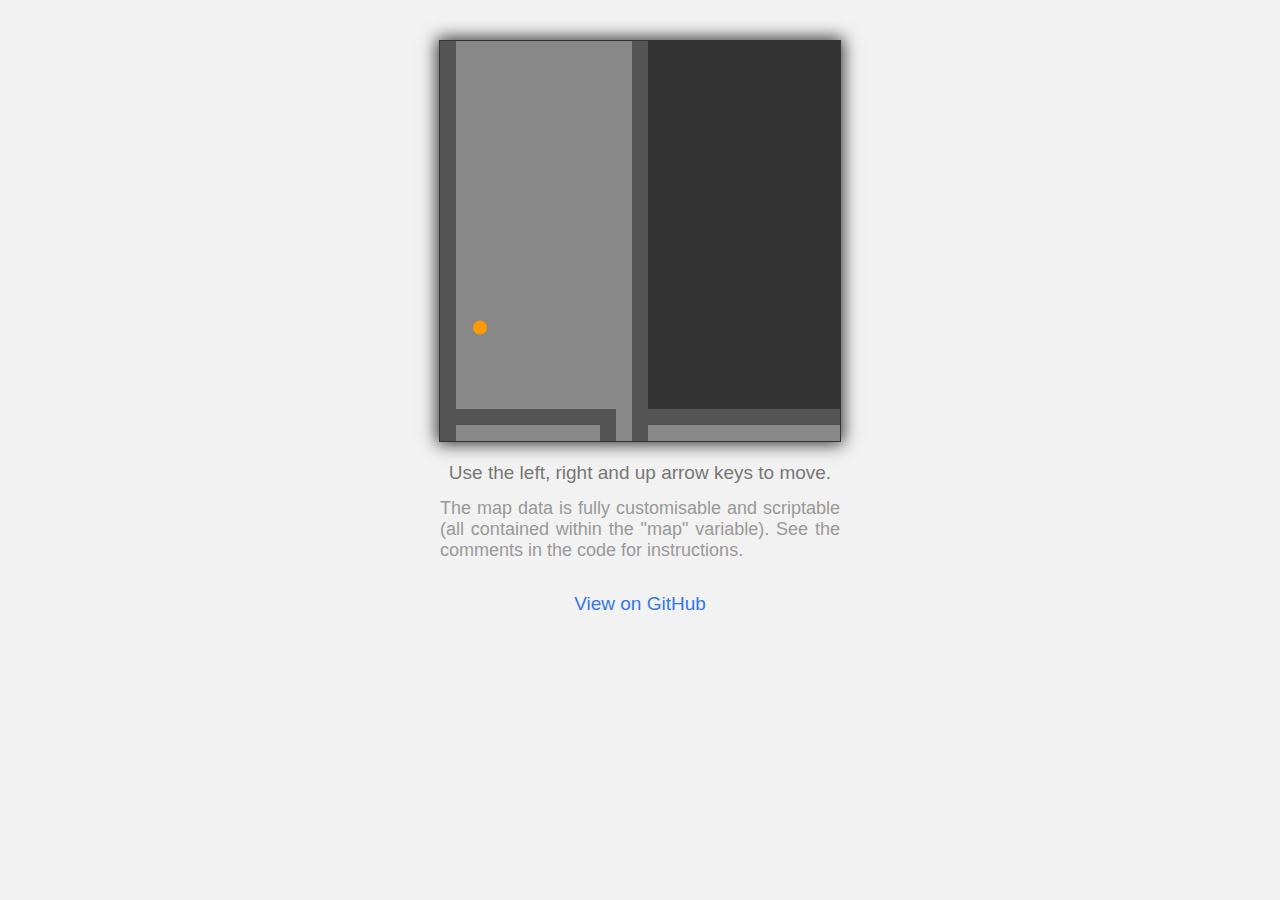
<file: var/www/html/ball/index.html>
<title>Ball</title>
<body>
<canvas id="canvas"></canvas>

<p>
  Use the left, right and up arrow keys to move.
</p>
<p class="info">
  The map data is fully customisable and scriptable (all contained within the "map" variable). See the comments in the code for instructions.
</p>
<br>
<a target="_blank" href="https://github.com/dissimulate/Clarity">View on GitHub</a>
</body>

<style>
* {
  margin: 0;
  padding: 0;
}

body {
  background: #f2f2f2;
}

canvas {
  display:block;
  margin: 40px auto 20px;
  border: 1px solid #333;
  box-shadow: 0 0 16px 2px rgba(0,0,0,0.8);
}

p, a {
  font-family: Helvetica, Arial, sans-serif;
  font-size: 19px;
  color: #777;
  display: block;
  width: 400px;
  margin: 0 auto;
  text-align: center;
  text-decoration:none;
}

.info {
  margin:14px auto;
  text-align: justify;
  font-size: 18px;
  color: #999;
}

a {
  color:#3377ee;
}
</style>

<script>
/*
Copyright (c) 2013 dissimulate at codepen

Permission is hereby granted, free of charge, to any person obtaining a copy
of this software and associated documentation files (the "Software"), to deal
in the Software without restriction, including without limitation the rights
to use, copy, modify, merge, publish, distribute, sublicense, and/or sell
copies of the Software, and to permit persons to whom the Software is
furnished to do so, subject to the following conditions:

The above copyright notice and this permission notice shall be included in
all copies or substantial portions of the Software.

THE SOFTWARE IS PROVIDED "AS IS", WITHOUT WARRANTY OF ANY KIND, EXPRESS OR
IMPLIED, INCLUDING BUT NOT LIMITED TO THE WARRANTIES OF MERCHANTABILITY,
FITNESS FOR A PARTICULAR PURPOSE AND NONINFRINGEMENT. IN NO EVENT SHALL THE
AUTHORS OR COPYRIGHT HOLDERS BE LIABLE FOR ANY CLAIM, DAMAGES OR OTHER
LIABILITY, WHETHER IN AN ACTION OF CONTRACT, TORT OR OTHERWISE, ARISING FROM,
OUT OF OR IN CONNECTION WITH THE SOFTWARE OR THE USE OR OTHER DEALINGS IN
THE SOFTWARE.
*/

/* Customisable map data */

var map = {

    tile_size: 16,

    /*
    
    Key vairables:
    
    id       [required] - an integer that corresponds with a tile in the data array.
    colour   [required] - any javascript compatible colour variable.
    solid    [optional] - whether the tile is solid or not, defaults to false.
    bounce   [optional] - how much velocity is preserved upon hitting the tile, 0.5 is half.
    jump     [optional] - whether the player can jump while over the tile, defaults to false.
    friction [optional] - friction of the tile, must have X and Y values (e.g {x:0.5, y:0.5}).
    gravity  [optional] - gravity of the tile, must have X and Y values (e.g {x:0.5, y:0.5}).
    fore     [optional] - whether the tile is drawn in front of the player, defaults to false.
    script   [optional] - refers to a script in the scripts section, executed if it is touched.
    
    */
    
    keys: [
        {id: 0, colour: '#333', solid: 0},
        {id: 1, colour: '#888', solid: 0},
        {id: 2,colour: '#555',solid: 1,bounce: 0.35},
        {id: 3,colour: 'rgba(121, 220, 242, 0.4)',friction: {x: 0.9,y: 0.9},gravity: {x: 0,y: 0.1},jump: 1,fore: 1},
        {id: 4,colour: '#777',jump: 1},
        {id: 5,colour: '#E373FA',solid: 1,bounce: 1.1},
        {id: 6,colour: '#666',solid: 1,bounce: 0},
        {id: 7,colour: '#73C6FA',solid: 0,script: 'change_colour'},
        {id: 8,colour: '#FADF73',solid: 0,script: 'next_level'},
        {id: 9,colour: '#C93232',solid: 0,script: 'death'},
        {id: 10,colour: '#555',solid: 1},
        {id: 11,colour: '#0FF',solid: 0,script: 'unlock'}
    ],

    /* An array representing the map tiles. Each number corresponds to a key */
    data: [
        [2, 2, 2, 2, 2, 2, 2, 2, 2, 2, 2, 2, 2],
        [2, 1, 1, 1, 1, 1, 1, 1, 1, 1, 1, 1, 2],
        [2, 1, 1, 1, 1, 1, 1, 1, 1, 1, 1, 1, 2],
        [2, 1, 1, 1, 1, 1, 1, 1, 1, 1, 1, 1, 2],
        [2, 1, 1, 1, 1, 1, 1, 1, 1, 1, 1, 1, 2],
        [2, 1, 1, 1, 1, 1, 1, 1, 1, 1, 1, 1, 2],
        [2, 1, 1, 1, 1, 1, 1, 1, 1, 1, 1, 1, 2],
        [2, 1, 1, 1, 1, 1, 1, 1, 1, 1, 1, 1, 2],
        [2, 1, 1, 1, 1, 1, 1, 1, 1, 1, 1, 1, 2],
        [2, 1, 1, 1, 1, 1, 1, 1, 1, 1, 1, 1, 2, 0, 0, 0, 0, 0, 0, 0, 0, 0, 0, 0, 0, 0, 0, 0, 0, 0, 2, 6, 6, 6, 6, 6, 2],
        [2, 1, 1, 1, 1, 1, 1, 1, 1, 1, 1, 1, 2, 0, 0, 0, 0, 0, 0, 0, 0, 0, 0, 0, 0, 0, 0, 0, 0, 0, 2, 1, 1, 1, 1, 1, 2],
        [2, 1, 1, 1, 1, 1, 1, 1, 1, 1, 1, 1, 2, 0, 0, 0, 0, 0, 0, 0, 0, 0, 0, 0, 0, 0, 0, 0, 0, 0, 2, 1, 1, 1, 1, 1, 2],
        [2, 1, 1, 1, 1, 1, 1, 1, 1, 1, 1, 1, 2, 0, 0, 0, 0, 0, 0, 0, 0, 0, 0, 0, 0, 0, 0, 0, 0, 0, 2, 1, 1, 1, 1, 1, 2],
        [2, 1, 1, 1, 1, 1, 1, 1, 1, 1, 1, 1, 2, 0, 0, 0, 0, 0, 0, 0, 0, 0, 0, 0, 0, 0, 0, 0, 0, 2, 2, 1, 1, 1, 1, 1, 2, 2, 2],
        [2, 1, 1, 1, 1, 1, 1, 1, 1, 1, 1, 1, 2, 0, 0, 0, 0, 0, 0, 0, 0, 0, 0, 0, 0, 0, 0, 0, 0, 2, 7, 1, 1, 1, 1, 1, 1, 1, 2],
        [2, 1, 1, 1, 1, 1, 1, 1, 1, 1, 1, 1, 2, 0, 0, 0, 0, 0, 0, 0, 0, 0, 0, 0, 0, 0, 0, 0, 0, 2, 2, 2, 2, 4, 2, 2, 2, 1, 2],
        [2, 1, 1, 1, 1, 1, 1, 1, 1, 1, 1, 1, 2, 0, 0, 0, 0, 0, 0, 0, 0, 0, 0, 0, 0, 0, 0, 0, 0, 0, 0, 0, 2, 4, 2, 1, 1, 1, 2],
        [2, 1, 1, 1, 1, 1, 1, 1, 1, 1, 1, 1, 2, 0, 0, 0, 0, 0, 0, 0, 0, 0, 0, 0, 0, 0, 0, 0, 0, 0, 0, 0, 2, 4, 2, 1, 2, 2, 2],
        [2, 1, 1, 1, 1, 1, 1, 1, 1, 1, 1, 1, 2, 0, 0, 0, 0, 0, 0, 0, 0, 0, 0, 0, 0, 0, 0, 0, 0, 0, 0, 0, 2, 4, 2, 1, 2],
        [2, 1, 1, 1, 1, 1, 1, 1, 1, 1, 1, 1, 2, 0, 0, 0, 0, 0, 0, 0, 0, 0, 0, 0, 0, 0, 0, 0, 0, 0, 0, 0, 2, 4, 2, 1, 2],
        [2, 1, 1, 1, 1, 1, 1, 1, 1, 1, 1, 1, 2, 0, 0, 0, 0, 0, 0, 0, 0, 0, 0, 0, 0, 0, 0, 0, 0, 0, 0, 0, 2, 4, 2, 1, 2],
        [2, 1, 1, 1, 1, 1, 1, 1, 1, 1, 1, 1, 2, 0, 0, 0, 0, 0, 0, 0, 0, 0, 0, 0, 0, 0, 0, 0, 0, 0, 0, 0, 2, 4, 2, 1, 2],
        [2, 1, 1, 1, 1, 1, 1, 1, 1, 1, 1, 1, 2, 0, 0, 0, 0, 0, 0, 0, 0, 0, 0, 0, 0, 0, 0, 0, 0, 0, 0, 0, 2, 4, 2, 1, 2],
        [2, 1, 1, 1, 1, 1, 1, 1, 1, 1, 1, 1, 2, 0, 0, 0, 0, 0, 0, 0, 0, 0, 0, 0, 0, 0, 0, 0, 0, 0, 0, 0, 2, 4, 2, 1, 2],
        [2, 1, 1, 1, 1, 1, 1, 1, 1, 1, 1, 1, 2, 0, 0, 0, 0, 0, 0, 0, 0, 0, 0, 0, 0, 0, 0, 0, 0, 0, 0, 0, 2, 4, 2, 1, 2],
        [2, 1, 1, 1, 1, 1, 1, 1, 1, 1, 1, 1, 2, 0, 0, 0, 0, 0, 0, 0, 0, 0, 0, 0, 0, 0, 0, 0, 0, 0, 0, 0, 2, 4, 2, 1, 2],
        [2, 1, 1, 1, 1, 1, 1, 1, 1, 1, 1, 1, 2, 0, 0, 0, 0, 0, 0, 0, 0, 0, 0, 0, 0, 0, 0, 0, 0, 0, 0, 0, 2, 4, 2, 1, 2],
        [2, 2, 2, 2, 2, 2, 2, 2, 2, 2, 2, 1, 2, 2, 2, 2, 2, 2, 2, 2, 2, 2, 2, 2, 2, 2, 2, 2, 2, 2, 2, 2, 2, 4, 2, 1, 2],
        [2, 1, 1, 1, 1, 1, 1, 1, 1, 1, 2, 1, 2, 1, 1, 1, 1, 1, 1, 1, 1, 1, 1, 1, 1, 1, 1, 1, 1, 1, 1, 1, 2, 4, 2, 1, 2],
        [2, 1, 1, 1, 1, 1, 1, 1, 1, 1, 2, 1, 2, 1, 1, 1, 1, 1, 1, 1, 1, 1, 1, 1, 1, 1, 1, 1, 1, 1, 1, 1, 2, 4, 2, 1, 2, 2, 2, 2, 2, 2, 2, 2, 2, 2, 2, 2, 2],
        [2, 1, 2, 1, 1, 1, 1, 1, 1, 1, 2, 1, 2, 1, 1, 1, 1, 1, 1, 1, 1, 1, 1, 1, 1, 1, 1, 1, 1, 1, 1, 1, 2, 4, 2, 1, 2, 2, 2, 2, 2, 2, 2, 2, 1, 1, 1, 1, 2],
        [2, 1, 2, 2, 1, 1, 1, 1, 1, 1, 2, 1, 2, 1, 1, 1, 1, 1, 1, 1, 1, 1, 1, 1, 1, 1, 1, 1, 1, 1, 1, 1, 2, 4, 2, 1, 2, 2, 2, 2, 2, 2, 2, 2, 1, 1, 1, 1, 2],
        [2, 1, 2, 2, 2, 1, 1, 1, 1, 1, 2, 1, 2, 1, 1, 1, 1, 1, 1, 1, 1, 1, 1, 1, 1, 1, 1, 1, 1, 1, 1, 1, 2, 4, 2, 1, 2, 2, 2, 2, 2, 2, 2, 2, 1, 1, 1, 1, 2],
        [2, 1, 2, 2, 2, 2, 1, 1, 1, 1, 1, 1, 2, 1, 1, 1, 1, 1, 1, 1, 1, 1, 1, 1, 1, 1, 1, 1, 1, 1, 1, 1, 1, 4, 2, 1, 2, 2, 2, 2, 2, 2, 2, 2, 8, 1, 1, 1, 2],
        [2, 1, 2, 2, 2, 2, 2, 2, 2, 2, 2, 6, 2, 1, 1, 1, 1, 1, 1, 1, 1, 1, 1, 2, 2, 1, 1, 1, 2, 2, 2, 2, 2, 2, 2, 1, 2, 2, 2, 2, 2, 2, 2, 2, 2, 2, 2, 4, 2],
        [2, 1, 2, 2, 2, 2, 2, 2, 2, 2, 2, 2, 2, 1, 1, 1, 1, 1, 1, 1, 1, 1, 2, 2, 2, 9, 9, 9, 2, 10, 10, 10, 10, 10, 10, 1, 1, 1, 1, 1, 1, 1, 11, 2, 2, 2, 2, 4, 2],
        [2, 1, 1, 1, 1, 1, 1, 1, 1, 1, 1, 1, 1, 1, 1, 1, 1, 1, 1, 1, 1, 2, 2, 2, 2, 2, 2, 2, 2, 10, 2, 2, 2, 2, 2, 2, 2, 2, 2, 2, 2, 2, 2, 2, 2, 2, 2, 4, 2],
        [2, 1, 1, 1, 1, 1, 1, 1, 1, 1, 1, 1, 1, 1, 1, 1, 1, 1, 1, 1, 2, 2, 2, 2, 2, 2, 2, 2, 2, 1, 2, 2, 2, 2, 2, 2, 2, 2, 2, 2, 2, 2, 2, 2, 2, 2, 2, 4, 2],
        [2, 1, 1, 1, 1, 1, 1, 1, 1, 1, 1, 1, 1, 1, 1, 1, 1, 1, 1, 2, 2, 2, 2, 2, 2, 2, 2, 2, 2, 1, 2, 2, 2, 2, 2, 2, 2, 2, 2, 2, 2, 2, 2, 2, 2, 2, 2, 4, 2, 2, 2, 2, 2, 2, 2, 2],
        [2, 6, 2, 2, 2, 2, 2, 2, 2, 2, 2, 2, 2, 2, 2, 2, 2, 2, 2, 2, 2, 2, 2, 2, 2, 2, 2, 2, 2, 1, 2, 2, 2, 2, 2, 2, 2, 2, 2, 2, 2, 2, 2, 2, 2, 2, 2, 4, 2, 1, 1, 1, 1, 1, 1, 2],
        [2, 2, 2, 2, 2, 2, 2, 2, 2, 2, 2, 2, 2, 2, 2, 2, 2, 2, 2, 2, 2, 2, 2, 2, 2, 2, 2, 2, 2, 1, 2, 2, 2, 2, 2, 2, 2, 2, 2, 2, 2, 2, 2, 2, 2, 2, 2, 4, 1, 1, 1, 1, 1, 1, 1, 2],
        [2, 1, 1, 1, 1, 1, 1, 1, 1, 1, 1, 1, 1, 1, 1, 1, 1, 1, 1, 1, 1, 1, 1, 1, 1, 1, 1, 1, 1, 1, 2, 2, 2, 2, 2, 2, 2, 2, 2, 2, 2, 2, 2, 2, 2, 2, 2, 2, 2, 2, 2, 2, 2, 2, 1, 2],
        [2, 1, 1, 2, 2, 2, 2, 2, 2, 2, 2, 2, 2, 2, 2, 2, 2, 2, 2, 2, 6, 6, 6, 2, 2, 2, 2, 2, 2, 6, 2, 2, 2, 2, 1, 1, 1, 1, 1, 1, 1, 1, 1, 1, 1, 1, 1, 1, 1, 1, 1, 1, 1, 1, 1, 2],
        [2, 1, 1, 2, 2, 2, 2, 1, 1, 1, 1, 1, 1, 1, 1, 1, 1, 1, 1, 1, 1, 1, 1, 1, 1, 1, 1, 1, 2, 2, 2, 2, 2, 2, 1, 1, 1, 1, 1, 1, 1, 1, 1, 1, 1, 1, 1, 1, 1, 1, 1, 1, 1, 1, 1, 2],
        [2, 1, 1, 2, 2, 2, 1, 1, 1, 1, 1, 1, 1, 1, 1, 1, 1, 1, 1, 1, 1, 1, 1, 1, 1, 1, 1, 1, 1, 1, 1, 1, 1, 2, 1, 1, 2, 2, 2, 2, 2, 2, 2, 2, 2, 2, 2, 2, 2, 2, 2, 2, 2, 2, 2, 2],
        [2, 1, 1, 2, 2, 1, 1, 1, 1, 1, 1, 1, 1, 1, 1, 1, 1, 1, 1, 1, 1, 1, 1, 1, 1, 1, 1, 1, 1, 1, 1, 1, 1, 2, 1, 1, 1, 1, 1, 1, 1, 1, 1, 1, 1, 1, 1, 1, 2],
        [2, 1, 1, 2, 1, 1, 1, 1, 1, 1, 1, 1, 1, 1, 1, 1, 1, 1, 1, 1, 1, 1, 1, 1, 2, 2, 2, 2, 2, 1, 1, 1, 1, 2, 1, 1, 1, 1, 1, 1, 1, 1, 1, 1, 1, 1, 1, 1, 2],
        [2, 1, 1, 1, 1, 1, 1, 1, 1, 1, 1, 1, 1, 1, 1, 1, 1, 1, 1, 1, 1, 1, 1, 1, 1, 2, 2, 2, 2, 1, 1, 1, 1, 2, 1, 1, 1, 1, 1, 1, 1, 1, 1, 1, 1, 1, 1, 1, 2],
        [2, 1, 1, 1, 1, 1, 1, 1, 1, 1, 1, 1, 1, 1, 1, 1, 1, 1, 1, 1, 1, 1, 1, 1, 1, 1, 2, 2, 2, 1, 1, 1, 1, 2, 5, 5, 2, 1, 1, 1, 1, 1, 1, 1, 1, 1, 1, 1, 2],
        [2, 1, 1, 1, 1, 1, 1, 1, 1, 1, 1, 1, 1, 1, 1, 1, 1, 1, 1, 1, 1, 1, 1, 1, 1, 1, 1, 2, 2, 1, 1, 1, 1, 2, 2, 2, 2, 2, 1, 1, 1, 1, 1, 1, 1, 1, 1, 1, 2],
        [2, 1, 1, 1, 1, 1, 1, 1, 1, 1, 1, 1, 1, 1, 1, 1, 1, 1, 1, 1, 1, 1, 1, 1, 1, 1, 1, 1, 2, 1, 1, 1, 1, 2, 2, 2, 2, 2, 2, 1, 1, 1, 1, 1, 1, 1, 1, 1, 2],
        [2, 1, 1, 1, 1, 1, 1, 1, 1, 1, 1, 1, 1, 1, 1, 1, 1, 1, 1, 1, 1, 1, 1, 1, 1, 1, 1, 1, 2, 1, 1, 1, 1, 2, 2, 2, 2, 2, 2, 2, 1, 1, 1, 1, 1, 1, 1, 1, 2],
        [2, 1, 1, 1, 1, 1, 1, 1, 1, 1, 1, 1, 1, 1, 1, 1, 1, 1, 1, 1, 1, 1, 1, 1, 1, 1, 1, 1, 2, 1, 1, 1, 1, 2, 2, 2, 2, 2, 2, 2, 2, 1, 1, 1, 1, 1, 1, 1, 2],
        [2, 1, 1, 1, 1, 1, 1, 1, 1, 1, 1, 1, 1, 1, 1, 1, 1, 1, 1, 1, 1, 1, 1, 1, 1, 1, 1, 1, 2, 3, 3, 3, 3, 2, 2, 2, 2, 2, 2, 2, 2, 2, 2, 2, 3, 3, 3, 3, 2],
        [2, 1, 1, 1, 1, 1, 1, 1, 1, 1, 1, 1, 1, 1, 1, 1, 1, 1, 1, 1, 1, 1, 1, 1, 1, 1, 1, 1, 2, 3, 3, 3, 3, 2, 2, 2, 2, 2, 2, 2, 2, 2, 2, 2, 3, 3, 3, 3, 2],
        [2, 1, 1, 1, 1, 1, 1, 1, 1, 1, 1, 1, 1, 1, 1, 1, 1, 1, 1, 1, 1, 1, 1, 1, 1, 1, 1, 1, 2, 3, 3, 3, 3, 2, 2, 2, 2, 2, 2, 2, 2, 2, 2, 2, 3, 3, 3, 3, 2],
        [2, 1, 1, 1, 1, 1, 1, 1, 1, 1, 1, 1, 1, 1, 1, 1, 1, 1, 1, 1, 1, 1, 1, 1, 1, 1, 1, 1, 2, 3, 3, 3, 3, 2, 2, 2, 2, 2, 2, 2, 2, 2, 2, 2, 3, 3, 3, 3, 2],
        [2, 1, 1, 1, 1, 1, 1, 1, 1, 1, 1, 1, 1, 1, 1, 1, 1, 1, 1, 1, 1, 1, 1, 1, 1, 1, 1, 1, 2, 3, 3, 3, 3, 3, 3, 3, 3, 3, 3, 3, 3, 3, 3, 3, 3, 3, 3, 3, 2],
        [2, 1, 1, 1, 1, 1, 1, 1, 1, 1, 1, 1, 1, 1, 1, 1, 1, 1, 1, 1, 1, 1, 1, 1, 1, 1, 1, 1, 2, 3, 3, 3, 3, 3, 3, 3, 3, 3, 3, 3, 3, 3, 3, 3, 3, 3, 3, 3, 2],
        [2, 1, 1, 1, 1, 1, 1, 1, 1, 1, 1, 1, 1, 1, 1, 1, 1, 1, 1, 1, 5, 5, 5, 1, 1, 1, 1, 1, 2, 3, 3, 3, 3, 3, 3, 3, 3, 3, 3, 3, 3, 3, 3, 3, 3, 3, 3, 3, 2],
        [2, 2, 2, 2, 2, 2, 2, 2, 2, 2, 2, 2, 2, 2, 2, 2, 2, 2, 2, 2, 2, 2, 2, 2, 2, 2, 2, 2, 2, 2, 2, 2, 2, 2, 2, 2, 2, 2, 2, 2, 2, 2, 2, 2, 2, 2, 2, 2, 2]
    ],

    /* Default gravity of the map */
    
    gravity: {
        x: 0,
        y: 0.3
    },
    
    /* Velocity limits */

    vel_limit: {
        x: 2,
        y: 16
    },

    /* Movement speed when the key is pressed */
    
    movement_speed: {
        jump: 6,
        left: 0.3,
        right: 0.3
    },
    
    /* The coordinates at which the player spawns and the colour of the player */

    player: {
        x: 2,
        y: 2,
        colour: '#FF9900'
    },
    
    /* scripts refered to by the "script" variable in the tile keys */

    scripts: {
        /* you can just use "this" instead of your engine variable ("game"), but Codepen doesn't like it */
        change_colour: 'game.player.colour = "#"+(Math.random()*0xFFFFFF<<0).toString(16);',
        /* you could load a new map variable here */
        next_level: 'alert("Yay! You won! Reloading map.");game.load_map(map);',
        death: 'alert("You died!");game.load_map(map);',
        unlock: 'game.current_map.keys[10].solid = 0;game.current_map.keys[10].colour = "#888";'
    }
};

/* Clarity engine */

var Clarity = function () {

    this.alert_errors   = false;
    this.log_info       = true;
    this.tile_size      = 16;
    this.limit_viewport = false;
    this.jump_switch    = 0;
    
    this.viewport = {
        x: 200,
        y: 200
    };
    
    this.camera = {
        x: 0,
        y: 0
    };
    
    this.key = {
        left: false,
        right: false,
        up: false
    };

    this.player = {

        loc: {
            x: 0,
            y: 0
        },
        
        vel: {
            x: 0,
            y: 0
        },
        
        can_jump: true
    };

    window.onkeydown = this.keydown.bind(this);
    window.onkeyup   = this.keyup.bind(this);
};

Clarity.prototype.error = function (message) {

    if (this.alert_errors) alert(message);
    if (this.log_info) console.log(message);
};

Clarity.prototype.log = function (message) {

    if (this.log_info) console.log(message);
};

Clarity.prototype.set_viewport = function (x, y) {

    this.viewport.x = x;
    this.viewport.y = y;
};

Clarity.prototype.keydown = function (e) {

    var _this = this;

    switch (e.keyCode) {
    case 37:
        _this.key.left = true;
        break;
    case 38:
        _this.key.up = true;
        break;
    case 39:
        _this.key.right = true;
        break;
    }
};

Clarity.prototype.keyup = function (e) {

    var _this = this;

    switch (e.keyCode) {
    case 37:
        _this.key.left = false;
        break;
    case 38:
        _this.key.up = false;
        break;
    case 39:
        _this.key.right = false;
        break;
    }
};

Clarity.prototype.load_map = function (map) {

    if (typeof map      === 'undefined'
     || typeof map.data === 'undefined'
     || typeof map.keys === 'undefined') {

        this.error('Error: Invalid map data!');

        return false;
    }

    this.current_map = map;

    this.current_map.background = map.background || '#333';
    this.current_map.gravity = map.gravity || {x: 0, y: 0.3};
    this.tile_size = map.tile_size || 16;

    var _this = this;
    
    this.current_map.width = 0;
    this.current_map.height = 0;

    map.keys.forEach(function (key) {

        map.data.forEach(function (row, y) {
            
            _this.current_map.height = Math.max(_this.current_map.height, y);

            row.forEach(function (tile, x) {
                
                _this.current_map.width = Math.max(_this.current_map.width, x);

                if (tile == key.id)
                    _this.current_map.data[y][x] = key;
            });
        });
    });
    
    this.current_map.width_p = this.current_map.width * this.tile_size;
    this.current_map.height_p = this.current_map.height * this.tile_size;

    this.player.loc.x = map.player.x * this.tile_size || 0;
    this.player.loc.y = map.player.y * this.tile_size || 0;
    this.player.colour = map.player.colour || '#000';
  
    this.key.left  = false;
    this.key.up    = false;
    this.key.right = false;
    
    this.camera = {
        x: 0,
        y: 0
    };
    
    this.player.vel = {
        x: 0,
        y: 0
    };

    this.log('Successfully loaded map data.');

    return true;
};

Clarity.prototype.get_tile = function (x, y) {

    return (this.current_map.data[y] && this.current_map.data[y][x]) ? this.current_map.data[y][x] : 0;
};

Clarity.prototype.draw_tile = function (x, y, tile, context) {

    if (!tile || !tile.colour) return;

    context.fillStyle = tile.colour;
    context.fillRect(
        x,
        y,
        this.tile_size,
        this.tile_size
    );
};

Clarity.prototype.draw_map = function (context, fore) {

    for (var y = 0; y < this.current_map.data.length; y++) {

        for (var x = 0; x < this.current_map.data[y].length; x++) {

            if ((!fore && !this.current_map.data[y][x].fore) || (fore && this.current_map.data[y][x].fore)) {

                var t_x = (x * this.tile_size) - this.camera.x;
                var t_y = (y * this.tile_size) - this.camera.y;
                
                if(t_x < -this.tile_size
                || t_y < -this.tile_size
                || t_x > this.viewport.x
                || t_y > this.viewport.y) continue;
                
                this.draw_tile(
                    t_x,
                    t_y,
                    this.current_map.data[y][x],
                    context
                );
            }
        }
    }

    if (!fore) this.draw_map(context, true);
};

Clarity.prototype.move_player = function () {

    var tX = this.player.loc.x + this.player.vel.x;
    var tY = this.player.loc.y + this.player.vel.y;

    var offset = Math.round((this.tile_size / 2) - 1);

    var tile = this.get_tile(
        Math.round(this.player.loc.x / this.tile_size),
        Math.round(this.player.loc.y / this.tile_size)
    );
     
    if(tile.gravity) {
        
        this.player.vel.x += tile.gravity.x;
        this.player.vel.y += tile.gravity.y;
        
    } else {
        
        this.player.vel.x += this.current_map.gravity.x;
        this.player.vel.y += this.current_map.gravity.y;
    }
    
    if (tile.friction) {

        this.player.vel.x *= tile.friction.x;
        this.player.vel.y *= tile.friction.y;
    }

    var t_y_up   = Math.floor(tY / this.tile_size);
    var t_y_down = Math.ceil(tY / this.tile_size);
    var y_near1  = Math.round((this.player.loc.y - offset) / this.tile_size);
    var y_near2  = Math.round((this.player.loc.y + offset) / this.tile_size);

    var t_x_left  = Math.floor(tX / this.tile_size);
    var t_x_right = Math.ceil(tX / this.tile_size);
    var x_near1   = Math.round((this.player.loc.x - offset) / this.tile_size);
    var x_near2   = Math.round((this.player.loc.x + offset) / this.tile_size);

    var top1    = this.get_tile(x_near1, t_y_up);
    var top2    = this.get_tile(x_near2, t_y_up);
    var bottom1 = this.get_tile(x_near1, t_y_down);
    var bottom2 = this.get_tile(x_near2, t_y_down);
    var left1   = this.get_tile(t_x_left, y_near1);
    var left2   = this.get_tile(t_x_left, y_near2);
    var right1  = this.get_tile(t_x_right, y_near1);
    var right2  = this.get_tile(t_x_right, y_near2);


    if (tile.jump && this.jump_switch > 15) {

        this.player.can_jump = true;
        
        this.jump_switch = 0;
        
    } else this.jump_switch++;
    
    this.player.vel.x = Math.min(Math.max(this.player.vel.x, -this.current_map.vel_limit.x), this.current_map.vel_limit.x);
    this.player.vel.y = Math.min(Math.max(this.player.vel.y, -this.current_map.vel_limit.y), this.current_map.vel_limit.y);
    
    this.player.loc.x += this.player.vel.x;
    this.player.loc.y += this.player.vel.y;
    
    this.player.vel.x *= .9;
    
    if (left1.solid || left2.solid || right1.solid || right2.solid) {

        /* fix overlap */

        while (this.get_tile(Math.floor(this.player.loc.x / this.tile_size), y_near1).solid
            || this.get_tile(Math.floor(this.player.loc.x / this.tile_size), y_near2).solid)
            this.player.loc.x += 0.1;

        while (this.get_tile(Math.ceil(this.player.loc.x / this.tile_size), y_near1).solid
            || this.get_tile(Math.ceil(this.player.loc.x / this.tile_size), y_near2).solid)
            this.player.loc.x -= 0.1;

        /* tile bounce */

        var bounce = 0;

        if (left1.solid && left1.bounce > bounce) bounce = left1.bounce;
        if (left2.solid && left2.bounce > bounce) bounce = left2.bounce;
        if (right1.solid && right1.bounce > bounce) bounce = right1.bounce;
        if (right2.solid && right2.bounce > bounce) bounce = right2.bounce;

        this.player.vel.x *= -bounce || 0;
        
    }
    
    if (top1.solid || top2.solid || bottom1.solid || bottom2.solid) {

        /* fix overlap */
        
        while (this.get_tile(x_near1, Math.floor(this.player.loc.y / this.tile_size)).solid
            || this.get_tile(x_near2, Math.floor(this.player.loc.y / this.tile_size)).solid)
            this.player.loc.y += 0.1;

        while (this.get_tile(x_near1, Math.ceil(this.player.loc.y / this.tile_size)).solid
            || this.get_tile(x_near2, Math.ceil(this.player.loc.y / this.tile_size)).solid)
            this.player.loc.y -= 0.1;

        /* tile bounce */
        
        var bounce = 0;
        
        if (top1.solid && top1.bounce > bounce) bounce = top1.bounce;
        if (top2.solid && top2.bounce > bounce) bounce = top2.bounce;
        if (bottom1.solid && bottom1.bounce > bounce) bounce = bottom1.bounce;
        if (bottom2.solid && bottom2.bounce > bounce) bounce = bottom2.bounce;
        
        this.player.vel.y *= -bounce || 0;

        if ((bottom1.solid || bottom2.solid) && !tile.jump) {
            
            this.player.on_floor = true;
            this.player.can_jump = true;
        }
        
    }
    
    // adjust camera

    var c_x = Math.round(this.player.loc.x - this.viewport.x/2);
    var c_y = Math.round(this.player.loc.y - this.viewport.y/2);
    var x_dif = Math.abs(c_x - this.camera.x);
    var y_dif = Math.abs(c_y - this.camera.y);
    
    if(x_dif > 5) {
        
        var mag = Math.round(Math.max(1, x_dif * 0.1));
    
        if(c_x != this.camera.x) {
            
            this.camera.x += c_x > this.camera.x ? mag : -mag;
            
            if(this.limit_viewport) {
                
                this.camera.x = 
                    Math.min(
                        this.current_map.width_p - this.viewport.x + this.tile_size,
                        this.camera.x
                    );
                
                this.camera.x = 
                    Math.max(
                        0,
                        this.camera.x
                    );
            }
        }
    }
    
    if(y_dif > 5) {
        
        var mag = Math.round(Math.max(1, y_dif * 0.1));
        
        if(c_y != this.camera.y) {
            
            this.camera.y += c_y > this.camera.y ? mag : -mag;
        
            if(this.limit_viewport) {
                
                this.camera.y = 
                    Math.min(
                        this.current_map.height_p - this.viewport.y + this.tile_size,
                        this.camera.y
                    );
                
                this.camera.y = 
                    Math.max(
                        0,
                        this.camera.y
                    );
            }
        }
    }
    
    if(this.last_tile != tile.id && tile.script) {
    
        eval(this.current_map.scripts[tile.script]);
    }
    
    this.last_tile = tile.id;
};

Clarity.prototype.update_player = function () {

    if (this.key.left) {

        if (this.player.vel.x > -this.current_map.vel_limit.x)
            this.player.vel.x -= this.current_map.movement_speed.left;
    }

    if (this.key.up) {

        if (this.player.can_jump && this.player.vel.y > -this.current_map.vel_limit.y) {
            
            this.player.vel.y -= this.current_map.movement_speed.jump;
            this.player.can_jump = false;
        }
    }

    if (this.key.right) {

        if (this.player.vel.x < this.current_map.vel_limit.x)
            this.player.vel.x += this.current_map.movement_speed.left;
    }

    this.move_player();
};

Clarity.prototype.draw_player = function (context) {

    context.fillStyle = this.player.colour;

    context.beginPath();

    context.arc(
        this.player.loc.x + this.tile_size / 2 - this.camera.x,
        this.player.loc.y + this.tile_size / 2 - this.camera.y,
        this.tile_size / 2 - 1,
        0,
        Math.PI * 2
    );

    context.fill();
};

Clarity.prototype.update = function () {

    this.update_player();
};

Clarity.prototype.draw = function (context) {

    this.draw_map(context, false);
    this.draw_player(context);
};

/* Setup of the engine */

window.requestAnimFrame =
  window.requestAnimationFrame ||
  window.webkitRequestAnimationFrame ||
  window.mozRequestAnimationFrame ||
  window.oRequestAnimationFrame ||
  window.msRequestAnimationFrame ||
  function(callback) {
    return window.setTimeout(callback, 1000 / 60);
  };

var canvas = document.getElementById('canvas'),
    ctx = canvas.getContext('2d');

canvas.width = 400;
canvas.height = 400;

var game = new Clarity();
    game.set_viewport(canvas.width, canvas.height);
    game.load_map(map);

    /* Limit the viewport to the confines of the map */
    game.limit_viewport = true;

var Loop = function() {
  
  ctx.fillStyle = '#333';
  ctx.fillRect(0, 0, canvas.width, canvas.height);
  
  game.update();
  game.draw(ctx);
  
  window.requestAnimFrame(Loop);
};

Loop();
</script>
</file>
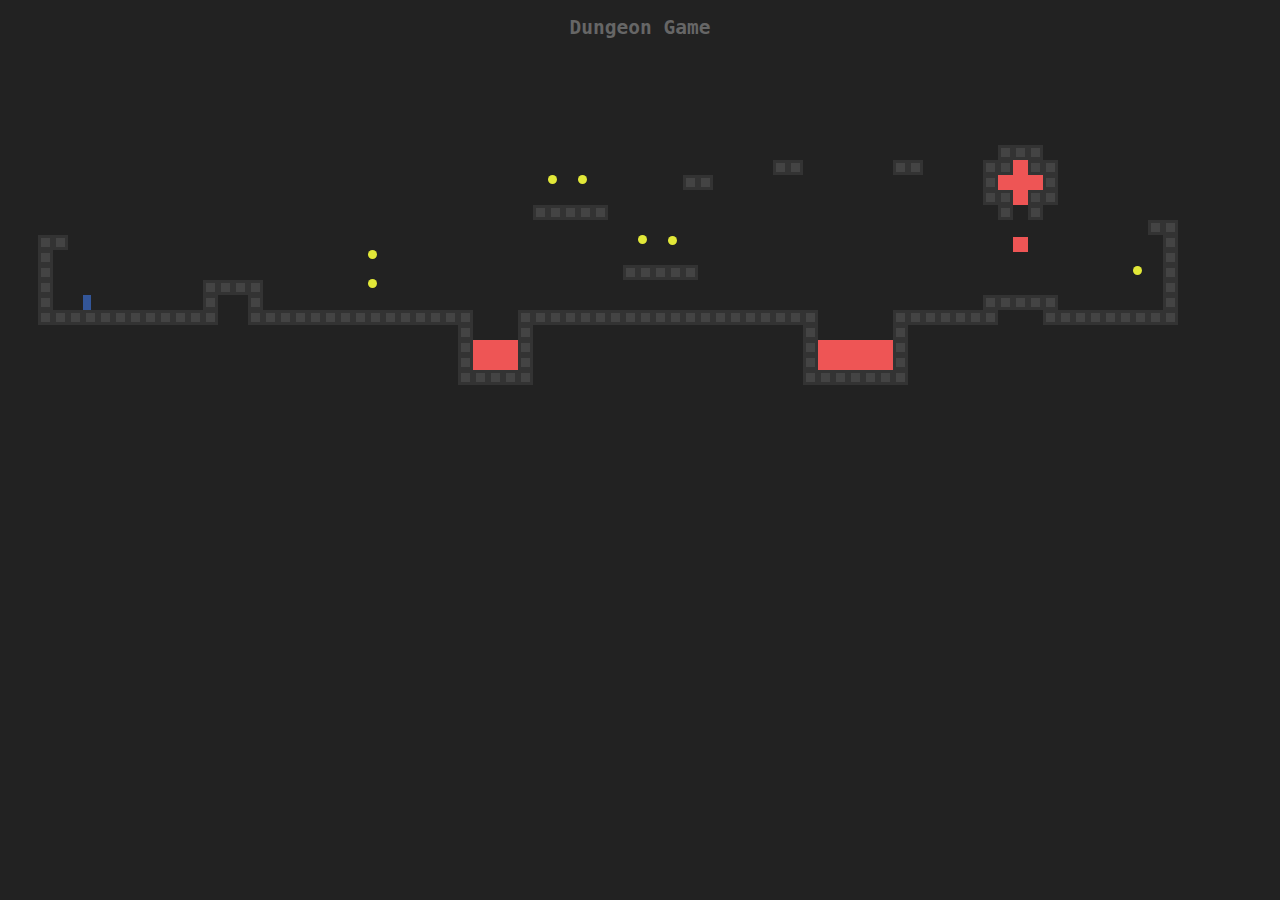
<file: var/www/html/dungeon/index.html>
<!DOCTYPE html>
<html lang="en" >
<head>
  <meta charset="UTF-8">
  <title>Dungeon Game</title>
  <link rel="stylesheet" href="./style.css">

</head>
<body>
<!-- partial:index.partial.html -->
<h2>Dungeon Game</h2>
<!-- partial -->
  <script  src="./script.js"></script>

</body>
</html>
</file>
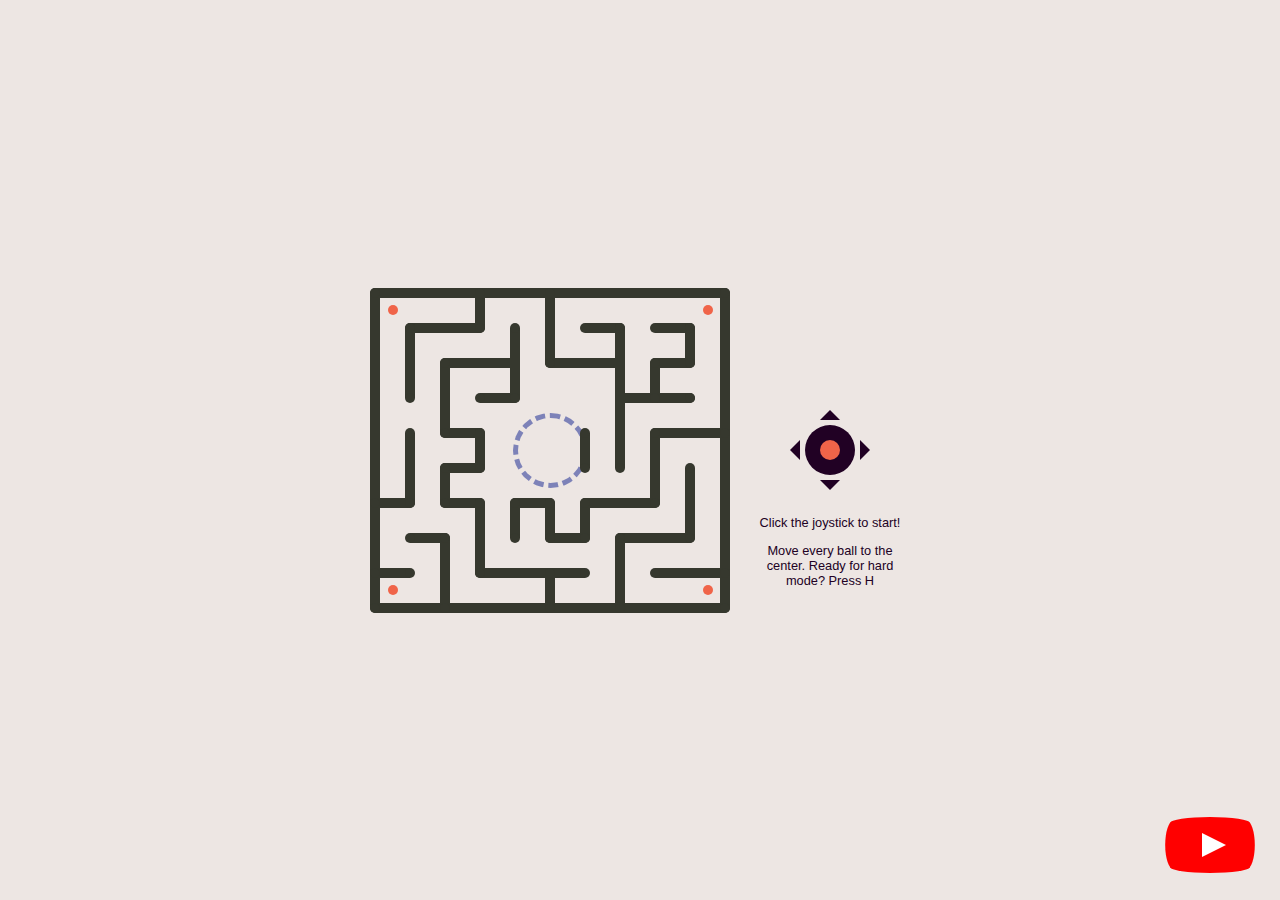
<file: var/www/html/maze/index.html>
<title>Gravity Maze</title>
<body>
<div id="center">
  <div id="game">
    <div id="maze">
      <div id="end"></div>
    </div>
    <div id="joystick">
      <div class="joystick-arrow"></div>
      <div class="joystick-arrow"></div>
      <div class="joystick-arrow"></div>
      <div class="joystick-arrow"></div>
      <div id="joystick-head"></div>
    </div>
    <div id="note">
      Click the joystick to start!
      <p>Move every ball to the center. Ready for hard mode? Press H</p>
    </div>
  </div>
</div>
<a id="youtube" href="https://youtu.be/bTk6dcAckuI" target="_top">
  <span>See how this game was made</span>
</a>
<div id="youtube-card">
  How to simulate ball movement in a maze with JavaScript
</div>
</body>

<style>
body {
  /* https://coolors.co/f06449-ede6e3-7d82b8-36382e-613f75  */
  --background-color: #ede6e3;
  --wall-color: #36382e;
  --joystick-color: #210124;
  --joystick-head-color: #f06449;
  --ball-color: #f06449;
  --end-color: #7d82b8;
  --text-color: #210124;

  font-family: "Segoe UI", Tahoma, Geneva, Verdana, sans-serif;
  background-color: var(--background-color);
}

html,
body {
  height: 100%;
  margin: 0;
}

#center {
  display: flex;
  align-items: center;
  justify-content: center;
  height: 100%;
}

#game {
  display: grid;
  grid-template-columns: auto 150px;
  grid-template-rows: 1fr auto 1fr;
  gap: 30px;
  perspective: 600px;
}

#maze {
  position: relative;
  grid-row: 1 / -1;
  grid-column: 1;
  width: 350px;
  height: 315px;
  display: flex;
  justify-content: center;
  align-items: center;
}

#end {
  width: 65px;
  height: 65px;
  border: 5px dashed var(--end-color);
  border-radius: 50%;
}

#joystick {
  position: relative;
  background-color: var(--joystick-color);
  border-radius: 50%;
  width: 50px;
  height: 50px;
  display: flex;
  align-items: center;
  justify-content: center;
  margin: 10px 50px;
  grid-row: 2;
}

#joystick-head {
  position: relative;
  background-color: var(--joystick-head-color);
  border-radius: 50%;
  width: 20px;
  height: 20px;
  cursor: grab;

  animation-name: glow;
  animation-duration: 0.6s;
  animation-iteration-count: infinite;
  animation-direction: alternate;
  animation-timing-function: ease-in-out;
  animation-delay: 4s;
}

@keyframes glow {
  0% {
    transform: scale(1);
  }
  100% {
    transform: scale(1.2);
  }
}

.joystick-arrow:nth-of-type(1) {
  position: absolute;
  bottom: 55px;

  width: 0;
  height: 0;
  border-left: 10px solid transparent;
  border-right: 10px solid transparent;

  border-bottom: 10px solid var(--joystick-color);
}

.joystick-arrow:nth-of-type(2) {
  position: absolute;
  top: 55px;

  width: 0;
  height: 0;
  border-left: 10px solid transparent;
  border-right: 10px solid transparent;

  border-top: 10px solid var(--joystick-color);
}

.joystick-arrow:nth-of-type(3) {
  position: absolute;
  left: 55px;

  width: 0;
  height: 0;
  border-top: 10px solid transparent;
  border-bottom: 10px solid transparent;

  border-left: 10px solid var(--joystick-color);
}

.joystick-arrow:nth-of-type(4) {
  position: absolute;
  right: 55px;

  width: 0;
  height: 0;
  border-top: 10px solid transparent;
  border-bottom: 10px solid transparent;

  border-right: 10px solid var(--joystick-color);
}

#note {
  grid-row: 3;
  grid-column: 2;
  text-align: center;
  font-size: 0.8em;
  color: var(--text-color);
  transition: opacity 2s;
}

a:visited {
  color: inherit;
}

.ball {
  position: absolute;
  margin-top: -5px;
  margin-left: -5px;
  border-radius: 50%;
  background-color: var(--ball-color);
  width: 10px;
  height: 10px;
}

.wall {
  position: absolute;
  background-color: var(--wall-color);
  transform-origin: top center;
  margin-left: -5px;
}

.wall::before,
.wall::after {
  display: block;
  content: "";
  width: 10px;
  height: 10px;
  background-color: inherit;
  border-radius: 50%;
  position: absolute;
}

.wall::before {
  top: -5px;
}

.wall::after {
  bottom: -5px;
}

.black-hole {
  position: absolute;
  margin-top: -9px;
  margin-left: -9px;
  border-radius: 50%;
  background-color: black;
  width: 18px;
  height: 18px;
}

#youtube,
#youtube-card {
  display: none;
}

@media (min-height: 425px) {
  /** Youtube logo by https://codepen.io/alvaromontoro */
  #youtube {
    z-index: 2;
    display: block;
    width: 100px;
    height: 70px;
    position: absolute;
    bottom: 20px;
    right: 20px;
    background: red;
    border-radius: 50% / 11%;
    transform: scale(0.8);
    transition: transform 0.5s;
  }

  #youtube:hover,
  #youtube:focus {
    transform: scale(0.9);
  }

  #youtube::before {
    content: "";
    display: block;
    position: absolute;
    top: 7.5%;
    left: -6%;
    width: 112%;
    height: 85%;
    background: red;
    border-radius: 9% / 50%;
  }

  #youtube::after {
    content: "";
    display: block;
    position: absolute;
    top: 20px;
    left: 40px;
    width: 45px;
    height: 30px;
    border: 15px solid transparent;
    box-sizing: border-box;
    border-left: 30px solid white;
  }

  #youtube span {
    font-size: 0;
    position: absolute;
    width: 0;
    height: 0;
    overflow: hidden;
  }

  #youtube:hover + #youtube-card {
    display: block;
    position: absolute;
    bottom: 12px;
    right: 10px;
    padding: 25px 130px 25px 25px;
    width: 300px;
    background-color: white;
  }
}
</style>

<script>
/*

If you want to know how this game works, you can find a source code walkthrough video here: https://youtu.be/bTk6dcAckuI

Follow me on twitter for more: https://twitter.com/HunorBorbely

*/

Math.minmax = (value, limit) => {
  return Math.max(Math.min(value, limit), -limit);
};

const distance2D = (p1, p2) => {
  return Math.sqrt((p2.x - p1.x) ** 2 + (p2.y - p1.y) ** 2);
};

// Angle between the two points
const getAngle = (p1, p2) => {
  let angle = Math.atan((p2.y - p1.y) / (p2.x - p1.x));
  if (p2.x - p1.x < 0) angle += Math.PI;
  return angle;
};

// The closest a ball and a wall cap can be
const closestItCanBe = (cap, ball) => {
  let angle = getAngle(cap, ball);

  const deltaX = Math.cos(angle) * (wallW / 2 + ballSize / 2);
  const deltaY = Math.sin(angle) * (wallW / 2 + ballSize / 2);

  return { x: cap.x + deltaX, y: cap.y + deltaY };
};

// Roll the ball around the wall cap
const rollAroundCap = (cap, ball) => {
  // The direction the ball can't move any further because the wall holds it back
  let impactAngle = getAngle(ball, cap);

  // The direction the ball wants to move based on it's velocity
  let heading = getAngle(
    { x: 0, y: 0 },
    { x: ball.velocityX, y: ball.velocityY }
  );

  // The angle between the impact direction and the ball's desired direction
  // The smaller this angle is, the bigger the impact
  // The closer it is to 90 degrees the smoother it gets (at 90 there would be no collision)
  let impactHeadingAngle = impactAngle - heading;

  // Velocity distance if not hit would have occurred
  const velocityMagnitude = distance2D(
    { x: 0, y: 0 },
    { x: ball.velocityX, y: ball.velocityY }
  );
  // Velocity component diagonal to the impact
  const velocityMagnitudeDiagonalToTheImpact =
    Math.sin(impactHeadingAngle) * velocityMagnitude;

  // How far should the ball be from the wall cap
  const closestDistance = wallW / 2 + ballSize / 2;

  const rotationAngle = Math.atan(
    velocityMagnitudeDiagonalToTheImpact / closestDistance
  );

  const deltaFromCap = {
    x: Math.cos(impactAngle + Math.PI - rotationAngle) * closestDistance,
    y: Math.sin(impactAngle + Math.PI - rotationAngle) * closestDistance
  };

  const x = ball.x;
  const y = ball.y;
  const velocityX = ball.x - (cap.x + deltaFromCap.x);
  const velocityY = ball.y - (cap.y + deltaFromCap.y);
  const nextX = x + velocityX;
  const nextY = y + velocityY;

  return { x, y, velocityX, velocityY, nextX, nextY };
};

// Decreases the absolute value of a number but keeps it's sign, doesn't go below abs 0
const slow = (number, difference) => {
  if (Math.abs(number) <= difference) return 0;
  if (number > difference) return number - difference;
  return number + difference;
};

const mazeElement = document.getElementById("maze");
const joystickHeadElement = document.getElementById("joystick-head");
const noteElement = document.getElementById("note"); // Note element for instructions and game won, game failed texts

let hardMode = false;
let previousTimestamp;
let gameInProgress;
let mouseStartX;
let mouseStartY;
let accelerationX;
let accelerationY;
let frictionX;
let frictionY;

const pathW = 25; // Path width
const wallW = 10; // Wall width
const ballSize = 10; // Width and height of the ball
const holeSize = 18;

const debugMode = false;

let balls = [];
let ballElements = [];
let holeElements = [];

resetGame();

// Draw balls for the first time
balls.forEach(({ x, y }) => {
  const ball = document.createElement("div");
  ball.setAttribute("class", "ball");
  ball.style.cssText = `left: ${x}px; top: ${y}px; `;

  mazeElement.appendChild(ball);
  ballElements.push(ball);
});

// Wall metadata
const walls = [
  // Border
  { column: 0, row: 0, horizontal: true, length: 10 },
  { column: 0, row: 0, horizontal: false, length: 9 },
  { column: 0, row: 9, horizontal: true, length: 10 },
  { column: 10, row: 0, horizontal: false, length: 9 },

  // Horizontal lines starting in 1st column
  { column: 0, row: 6, horizontal: true, length: 1 },
  { column: 0, row: 8, horizontal: true, length: 1 },

  // Horizontal lines starting in 2nd column
  { column: 1, row: 1, horizontal: true, length: 2 },
  { column: 1, row: 7, horizontal: true, length: 1 },

  // Horizontal lines starting in 3rd column
  { column: 2, row: 2, horizontal: true, length: 2 },
  { column: 2, row: 4, horizontal: true, length: 1 },
  { column: 2, row: 5, horizontal: true, length: 1 },
  { column: 2, row: 6, horizontal: true, length: 1 },

  // Horizontal lines starting in 4th column
  { column: 3, row: 3, horizontal: true, length: 1 },
  { column: 3, row: 8, horizontal: true, length: 3 },

  // Horizontal lines starting in 5th column
  { column: 4, row: 6, horizontal: true, length: 1 },

  // Horizontal lines starting in 6th column
  { column: 5, row: 2, horizontal: true, length: 2 },
  { column: 5, row: 7, horizontal: true, length: 1 },

  // Horizontal lines starting in 7th column
  { column: 6, row: 1, horizontal: true, length: 1 },
  { column: 6, row: 6, horizontal: true, length: 2 },

  // Horizontal lines starting in 8th column
  { column: 7, row: 3, horizontal: true, length: 2 },
  { column: 7, row: 7, horizontal: true, length: 2 },

  // Horizontal lines starting in 9th column
  { column: 8, row: 1, horizontal: true, length: 1 },
  { column: 8, row: 2, horizontal: true, length: 1 },
  { column: 8, row: 3, horizontal: true, length: 1 },
  { column: 8, row: 4, horizontal: true, length: 2 },
  { column: 8, row: 8, horizontal: true, length: 2 },

  // Vertical lines after the 1st column
  { column: 1, row: 1, horizontal: false, length: 2 },
  { column: 1, row: 4, horizontal: false, length: 2 },

  // Vertical lines after the 2nd column
  { column: 2, row: 2, horizontal: false, length: 2 },
  { column: 2, row: 5, horizontal: false, length: 1 },
  { column: 2, row: 7, horizontal: false, length: 2 },

  // Vertical lines after the 3rd column
  { column: 3, row: 0, horizontal: false, length: 1 },
  { column: 3, row: 4, horizontal: false, length: 1 },
  { column: 3, row: 6, horizontal: false, length: 2 },

  // Vertical lines after the 4th column
  { column: 4, row: 1, horizontal: false, length: 2 },
  { column: 4, row: 6, horizontal: false, length: 1 },

  // Vertical lines after the 5th column
  { column: 5, row: 0, horizontal: false, length: 2 },
  { column: 5, row: 6, horizontal: false, length: 1 },
  { column: 5, row: 8, horizontal: false, length: 1 },

  // Vertical lines after the 6th column
  { column: 6, row: 4, horizontal: false, length: 1 },
  { column: 6, row: 6, horizontal: false, length: 1 },

  // Vertical lines after the 7th column
  { column: 7, row: 1, horizontal: false, length: 4 },
  { column: 7, row: 7, horizontal: false, length: 2 },

  // Vertical lines after the 8th column
  { column: 8, row: 2, horizontal: false, length: 1 },
  { column: 8, row: 4, horizontal: false, length: 2 },

  // Vertical lines after the 9th column
  { column: 9, row: 1, horizontal: false, length: 1 },
  { column: 9, row: 5, horizontal: false, length: 2 }
].map((wall) => ({
  x: wall.column * (pathW + wallW),
  y: wall.row * (pathW + wallW),
  horizontal: wall.horizontal,
  length: wall.length * (pathW + wallW)
}));

// Draw walls
walls.forEach(({ x, y, horizontal, length }) => {
  const wall = document.createElement("div");
  wall.setAttribute("class", "wall");
  wall.style.cssText = `
      left: ${x}px;
      top: ${y}px;
      width: ${wallW}px;
      height: ${length}px;
      transform: rotate(${horizontal ? -90 : 0}deg);
    `;

  mazeElement.appendChild(wall);
});

const holes = [
  { column: 0, row: 5 },
  { column: 2, row: 0 },
  { column: 2, row: 4 },
  { column: 4, row: 6 },
  { column: 6, row: 2 },
  { column: 6, row: 8 },
  { column: 8, row: 1 },
  { column: 8, row: 2 }
].map((hole) => ({
  x: hole.column * (wallW + pathW) + (wallW / 2 + pathW / 2),
  y: hole.row * (wallW + pathW) + (wallW / 2 + pathW / 2)
}));

joystickHeadElement.addEventListener("mousedown", function (event) {
  if (!gameInProgress) {
    mouseStartX = event.clientX;
    mouseStartY = event.clientY;
    gameInProgress = true;
    window.requestAnimationFrame(main);
    noteElement.style.opacity = 0;
    joystickHeadElement.style.cssText = `
        animation: none;
        cursor: grabbing;
      `;
  }
});

window.addEventListener("mousemove", function (event) {
  if (gameInProgress) {
    const mouseDeltaX = -Math.minmax(mouseStartX - event.clientX, 15);
    const mouseDeltaY = -Math.minmax(mouseStartY - event.clientY, 15);

    joystickHeadElement.style.cssText = `
        left: ${mouseDeltaX}px;
        top: ${mouseDeltaY}px;
        animation: none;
        cursor: grabbing;
      `;

    const rotationY = mouseDeltaX * 0.8; // Max rotation = 12
    const rotationX = mouseDeltaY * 0.8;

    mazeElement.style.cssText = `
        transform: rotateY(${rotationY}deg) rotateX(${-rotationX}deg)
      `;

    const gravity = 2;
    const friction = 0.01; // Coefficients of friction

    accelerationX = gravity * Math.sin((rotationY / 180) * Math.PI);
    accelerationY = gravity * Math.sin((rotationX / 180) * Math.PI);
    frictionX = gravity * Math.cos((rotationY / 180) * Math.PI) * friction;
    frictionY = gravity * Math.cos((rotationX / 180) * Math.PI) * friction;
  }
});

window.addEventListener("keydown", function (event) {
  // If not an arrow key or space or H was pressed then return
  if (![" ", "H", "h", "E", "e"].includes(event.key)) return;

  // If an arrow key was pressed then first prevent default
  event.preventDefault();

  // If space was pressed restart the game
  if (event.key == " ") {
    resetGame();
    return;
  }

  // Set Hard mode
  if (event.key == "H" || event.key == "h") {
    hardMode = true;
    resetGame();
    return;
  }

  // Set Easy mode
  if (event.key == "E" || event.key == "e") {
    hardMode = false;
    resetGame();
    return;
  }
});

function resetGame() {
  previousTimestamp = undefined;
  gameInProgress = false;
  mouseStartX = undefined;
  mouseStartY = undefined;
  accelerationX = undefined;
  accelerationY = undefined;
  frictionX = undefined;
  frictionY = undefined;

  mazeElement.style.cssText = `
      transform: rotateY(0deg) rotateX(0deg)
    `;

  joystickHeadElement.style.cssText = `
      left: 0;
      top: 0;
      animation: glow;
      cursor: grab;
    `;

  if (hardMode) {
    noteElement.innerHTML = `Click the joystick to start!
        <p>Hard mode, Avoid black holes. Back to easy mode? Press E</p>`;
  } else {
    noteElement.innerHTML = `Click the joystick to start!
        <p>Move every ball to the center. Ready for hard mode? Press H</p>`;
  }
  noteElement.style.opacity = 1;

  balls = [
    { column: 0, row: 0 },
    { column: 9, row: 0 },
    { column: 0, row: 8 },
    { column: 9, row: 8 }
  ].map((ball) => ({
    x: ball.column * (wallW + pathW) + (wallW / 2 + pathW / 2),
    y: ball.row * (wallW + pathW) + (wallW / 2 + pathW / 2),
    velocityX: 0,
    velocityY: 0
  }));

  if (ballElements.length) {
    balls.forEach(({ x, y }, index) => {
      ballElements[index].style.cssText = `left: ${x}px; top: ${y}px; `;
    });
  }

  // Remove previous hole elements
  holeElements.forEach((holeElement) => {
    mazeElement.removeChild(holeElement);
  });
  holeElements = [];

  // Reset hole elements if hard mode
  if (hardMode) {
    holes.forEach(({ x, y }) => {
      const ball = document.createElement("div");
      ball.setAttribute("class", "black-hole");
      ball.style.cssText = `left: ${x}px; top: ${y}px; `;

      mazeElement.appendChild(ball);
      holeElements.push(ball);
    });
  }
}

function main(timestamp) {
  // It is possible to reset the game mid-game. This case the look should stop
  if (!gameInProgress) return;

  if (previousTimestamp === undefined) {
    previousTimestamp = timestamp;
    window.requestAnimationFrame(main);
    return;
  }

  const maxVelocity = 1.5;

  // Time passed since last cycle divided by 16
  // This function gets called every 16 ms on average so dividing by 16 will result in 1
  const timeElapsed = (timestamp - previousTimestamp) / 16;

  try {
    // If mouse didn't move yet don't do anything
    if (accelerationX != undefined && accelerationY != undefined) {
      const velocityChangeX = accelerationX * timeElapsed;
      const velocityChangeY = accelerationY * timeElapsed;
      const frictionDeltaX = frictionX * timeElapsed;
      const frictionDeltaY = frictionY * timeElapsed;

      balls.forEach((ball) => {
        if (velocityChangeX == 0) {
          // No rotation, the plane is flat
          // On flat surface friction can only slow down, but not reverse movement
          ball.velocityX = slow(ball.velocityX, frictionDeltaX);
        } else {
          ball.velocityX = ball.velocityX + velocityChangeX;
          ball.velocityX = Math.max(Math.min(ball.velocityX, 1.5), -1.5);
          ball.velocityX =
            ball.velocityX - Math.sign(velocityChangeX) * frictionDeltaX;
          ball.velocityX = Math.minmax(ball.velocityX, maxVelocity);
        }

        if (velocityChangeY == 0) {
          // No rotation, the plane is flat
          // On flat surface friction can only slow down, but not reverse movement
          ball.velocityY = slow(ball.velocityY, frictionDeltaY);
        } else {
          ball.velocityY = ball.velocityY + velocityChangeY;
          ball.velocityY =
            ball.velocityY - Math.sign(velocityChangeY) * frictionDeltaY;
          ball.velocityY = Math.minmax(ball.velocityY, maxVelocity);
        }

        // Preliminary next ball position, only becomes true if no hit occurs
        // Used only for hit testing, does not mean that the ball will reach this position
        ball.nextX = ball.x + ball.velocityX;
        ball.nextY = ball.y + ball.velocityY;

        if (debugMode) console.log("tick", ball);

        walls.forEach((wall, wi) => {
          if (wall.horizontal) {
            // Horizontal wall

            if (
              ball.nextY + ballSize / 2 >= wall.y - wallW / 2 &&
              ball.nextY - ballSize / 2 <= wall.y + wallW / 2
            ) {
              // Ball got within the strip of the wall
              // (not necessarily hit it, could be before or after)

              const wallStart = {
                x: wall.x,
                y: wall.y
              };
              const wallEnd = {
                x: wall.x + wall.length,
                y: wall.y
              };

              if (
                ball.nextX + ballSize / 2 >= wallStart.x - wallW / 2 &&
                ball.nextX < wallStart.x
              ) {
                // Ball might hit the left cap of a horizontal wall
                const distance = distance2D(wallStart, {
                  x: ball.nextX,
                  y: ball.nextY
                });
                if (distance < ballSize / 2 + wallW / 2) {
                  if (debugMode && wi > 4)
                    console.warn("too close h head", distance, ball);

                  // Ball hits the left cap of a horizontal wall
                  const closest = closestItCanBe(wallStart, {
                    x: ball.nextX,
                    y: ball.nextY
                  });
                  const rolled = rollAroundCap(wallStart, {
                    x: closest.x,
                    y: closest.y,
                    velocityX: ball.velocityX,
                    velocityY: ball.velocityY
                  });

                  Object.assign(ball, rolled);
                }
              }

              if (
                ball.nextX - ballSize / 2 <= wallEnd.x + wallW / 2 &&
                ball.nextX > wallEnd.x
              ) {
                // Ball might hit the right cap of a horizontal wall
                const distance = distance2D(wallEnd, {
                  x: ball.nextX,
                  y: ball.nextY
                });
                if (distance < ballSize / 2 + wallW / 2) {
                  if (debugMode && wi > 4)
                    console.warn("too close h tail", distance, ball);

                  // Ball hits the right cap of a horizontal wall
                  const closest = closestItCanBe(wallEnd, {
                    x: ball.nextX,
                    y: ball.nextY
                  });
                  const rolled = rollAroundCap(wallEnd, {
                    x: closest.x,
                    y: closest.y,
                    velocityX: ball.velocityX,
                    velocityY: ball.velocityY
                  });

                  Object.assign(ball, rolled);
                }
              }

              if (ball.nextX >= wallStart.x && ball.nextX <= wallEnd.x) {
                // The ball got inside the main body of the wall
                if (ball.nextY < wall.y) {
                  // Hit horizontal wall from top
                  ball.nextY = wall.y - wallW / 2 - ballSize / 2;
                } else {
                  // Hit horizontal wall from bottom
                  ball.nextY = wall.y + wallW / 2 + ballSize / 2;
                }
                ball.y = ball.nextY;
                ball.velocityY = -ball.velocityY / 3;

                if (debugMode && wi > 4)
                  console.error("crossing h line, HIT", ball);
              }
            }
          } else {
            // Vertical wall

            if (
              ball.nextX + ballSize / 2 >= wall.x - wallW / 2 &&
              ball.nextX - ballSize / 2 <= wall.x + wallW / 2
            ) {
              // Ball got within the strip of the wall
              // (not necessarily hit it, could be before or after)

              const wallStart = {
                x: wall.x,
                y: wall.y
              };
              const wallEnd = {
                x: wall.x,
                y: wall.y + wall.length
              };

              if (
                ball.nextY + ballSize / 2 >= wallStart.y - wallW / 2 &&
                ball.nextY < wallStart.y
              ) {
                // Ball might hit the top cap of a horizontal wall
                const distance = distance2D(wallStart, {
                  x: ball.nextX,
                  y: ball.nextY
                });
                if (distance < ballSize / 2 + wallW / 2) {
                  if (debugMode && wi > 4)
                    console.warn("too close v head", distance, ball);

                  // Ball hits the left cap of a horizontal wall
                  const closest = closestItCanBe(wallStart, {
                    x: ball.nextX,
                    y: ball.nextY
                  });
                  const rolled = rollAroundCap(wallStart, {
                    x: closest.x,
                    y: closest.y,
                    velocityX: ball.velocityX,
                    velocityY: ball.velocityY
                  });

                  Object.assign(ball, rolled);
                }
              }

              if (
                ball.nextY - ballSize / 2 <= wallEnd.y + wallW / 2 &&
                ball.nextY > wallEnd.y
              ) {
                // Ball might hit the bottom cap of a horizontal wall
                const distance = distance2D(wallEnd, {
                  x: ball.nextX,
                  y: ball.nextY
                });
                if (distance < ballSize / 2 + wallW / 2) {
                  if (debugMode && wi > 4)
                    console.warn("too close v tail", distance, ball);

                  // Ball hits the right cap of a horizontal wall
                  const closest = closestItCanBe(wallEnd, {
                    x: ball.nextX,
                    y: ball.nextY
                  });
                  const rolled = rollAroundCap(wallEnd, {
                    x: closest.x,
                    y: closest.y,
                    velocityX: ball.velocityX,
                    velocityY: ball.velocityY
                  });

                  Object.assign(ball, rolled);
                }
              }

              if (ball.nextY >= wallStart.y && ball.nextY <= wallEnd.y) {
                // The ball got inside the main body of the wall
                if (ball.nextX < wall.x) {
                  // Hit vertical wall from left
                  ball.nextX = wall.x - wallW / 2 - ballSize / 2;
                } else {
                  // Hit vertical wall from right
                  ball.nextX = wall.x + wallW / 2 + ballSize / 2;
                }
                ball.x = ball.nextX;
                ball.velocityX = -ball.velocityX / 3;

                if (debugMode && wi > 4)
                  console.error("crossing v line, HIT", ball);
              }
            }
          }
        });

        // Detect is a ball fell into a hole
        if (hardMode) {
          holes.forEach((hole, hi) => {
            const distance = distance2D(hole, {
              x: ball.nextX,
              y: ball.nextY
            });

            if (distance <= holeSize / 2) {
              // The ball fell into a hole
              holeElements[hi].style.backgroundColor = "red";
              throw Error("The ball fell into a hole");
            }
          });
        }

        // Adjust ball metadata
        ball.x = ball.x + ball.velocityX;
        ball.y = ball.y + ball.velocityY;
      });

      // Move balls to their new position on the UI
      balls.forEach(({ x, y }, index) => {
        ballElements[index].style.cssText = `left: ${x}px; top: ${y}px; `;
      });
    }

    // Win detection
    if (
      balls.every(
        (ball) => distance2D(ball, { x: 350 / 2, y: 315 / 2 }) < 65 / 2
      )
    ) {
      noteElement.innerHTML = `Congrats, you did it!
        ${!hardMode ? "<p>Press H for hard mode</p>" : ""}
        <p>
          Follow me
          <a href="https://twitter.com/HunorBorbely" , target="_top"
            >@HunorBorbely</a
          >
        </p>`;
      noteElement.style.opacity = 1;
      gameInProgress = false;
    } else {
      previousTimestamp = timestamp;
      window.requestAnimationFrame(main);
    }
  } catch (error) {
    if (error.message == "The ball fell into a hole") {
      noteElement.innerHTML = `A ball fell into a black hole! Press space to reset the game.
        <p>
          Back to easy? Press E
        </p>`;
      noteElement.style.opacity = 1;
      gameInProgress = false;
    } else throw error;
  }
}
</script>
</file>
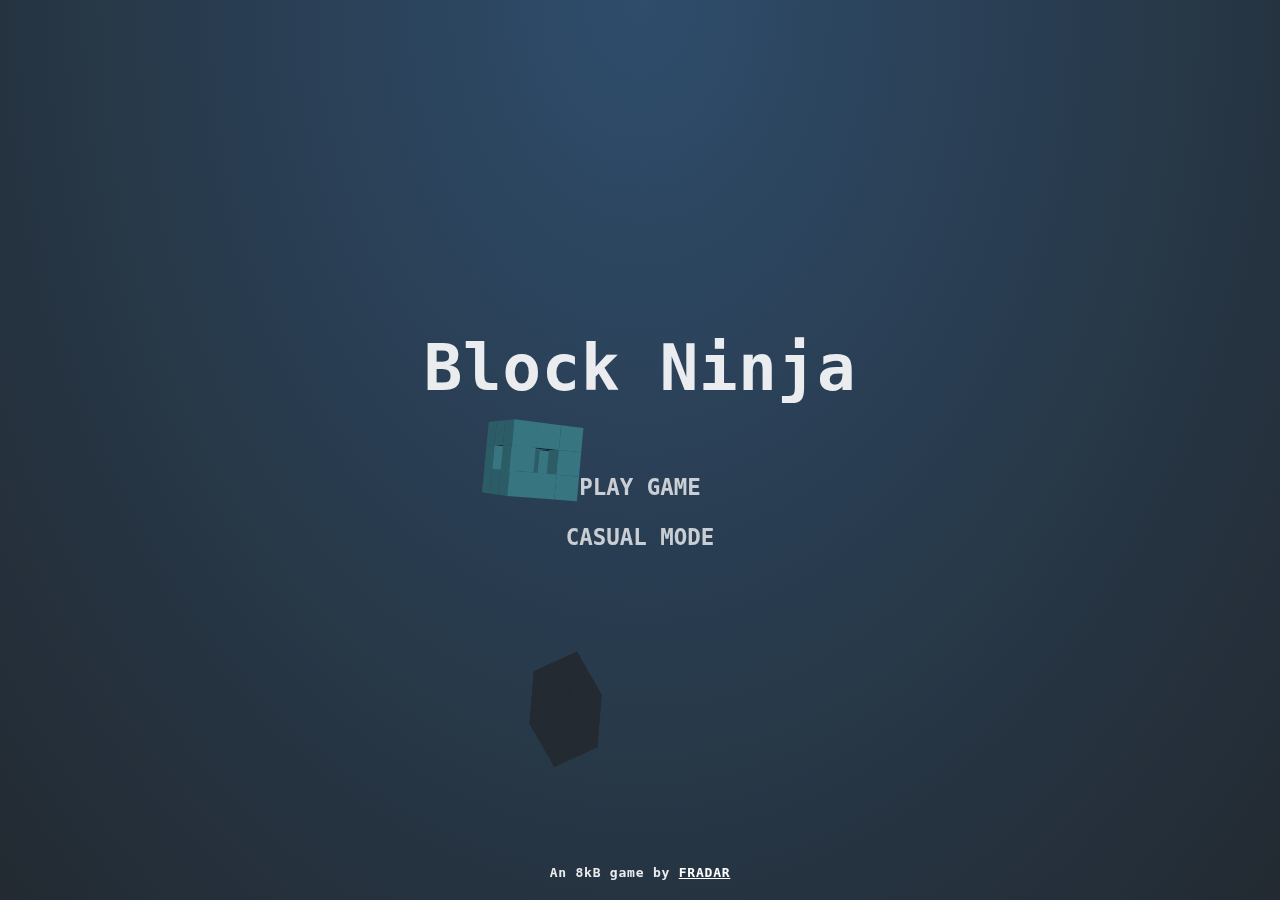
<file: var/www/html/ninja/index.html>
<!DOCTYPE html>
<html lang="en" >
<head>
  <meta charset="UTF-8">
  <title>Block Ninja</title>
  <link rel="stylesheet" href="./style.css">

</head>
<body>
<!-- partial:index.partial.html -->
<!-- Game canvas -->
<canvas id="c"></canvas>

<!-- Gameplay HUD -->
<div class="hud">
	<div class="hud__score">
		<div class="score-lbl"></div>
		<div class="cube-count-lbl"></div>
	</div>
	<div class="pause-btn"><div></div></div>
	<div class="slowmo">
		<div class="slowmo__bar"></div>
	</div>
</div>

<!-- Menu System -->
<div class="menus">
	<div class="menu menu--main">
		<h1>Block Ninja</h1>
		<button type="button" class="play-normal-btn">PLAY GAME</button>
		<button type="button" class="play-casual-btn">CASUAL MODE</button>
		<div class="credits">An 8kB game by <a href="https://codepen.io/FRADAR">FRADAR</a></div>
	</div>
	<div class="menu menu--pause">
		<h1>Paused</h1>
		<button type="button" class="resume-btn">RESUME GAME</button>
		<button type="button" class="menu-btn--pause">MAIN MENU</button>
	</div>
	<div class="menu menu--score">
		<h1>Game Over</h1>
		<h2>Your Score:</h2>
		<div class="final-score-lbl"></div>
		<div class="high-score-lbl"></div>
		<button type="button" class="play-again-btn">PLAY AGAIN</button>
		<button type="button" class="menu-btn--score">MAIN MENU</button>
	</div>
</div>
<!-- partial -->
  <script  src="./script.js"></script>

</body>
</html>
</file>
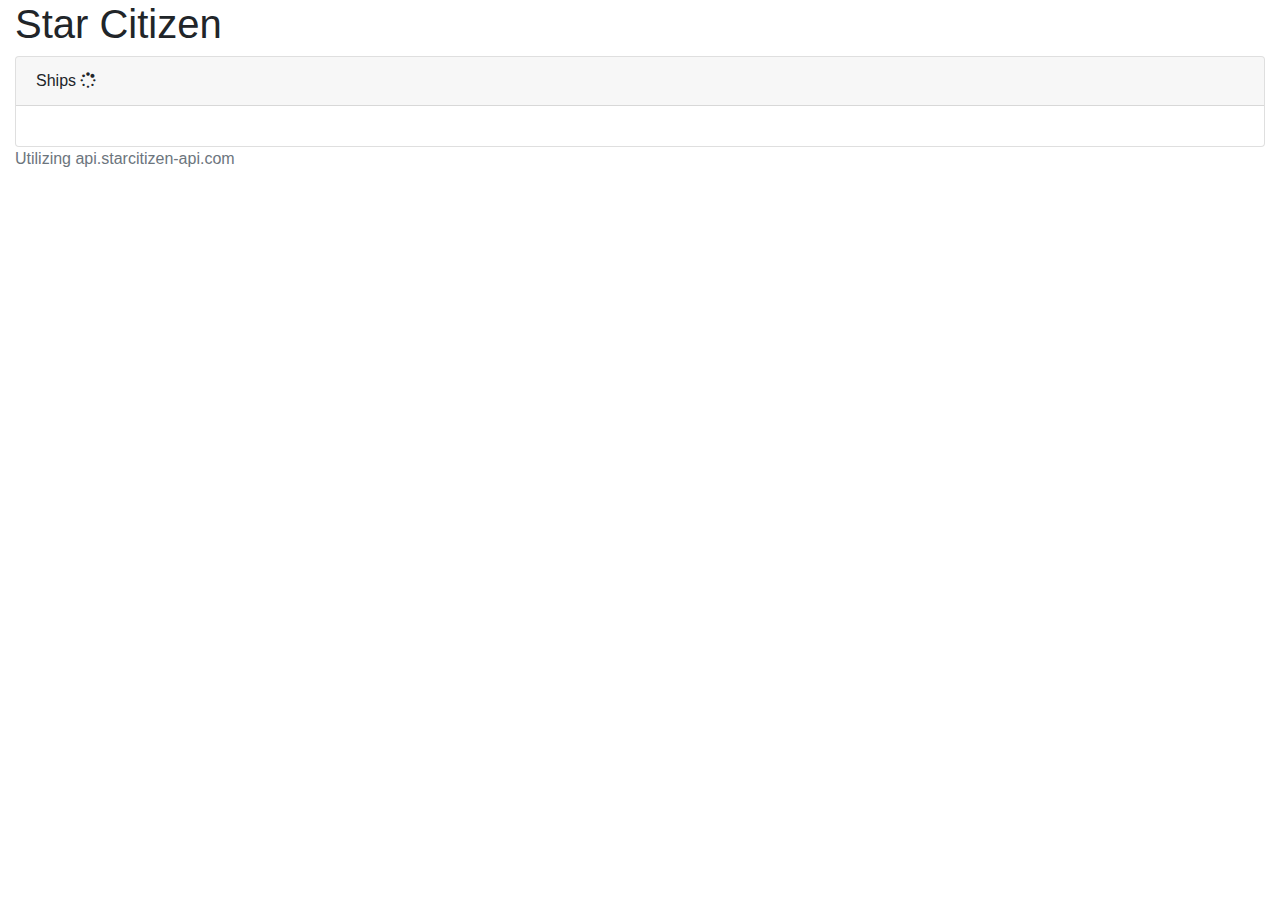
<file: var/www/html/sc/index.html>
<!doctype html>
<html lang="en">
  <head>
    <meta charset="utf-8">
    <meta name="viewport" content="width=device-width, initial-scale=1, shrink-to-fit=no">
    <!-- css -->
    <link rel="stylesheet" href="https://stackpath.bootstrapcdn.com/bootstrap/4.3.1/css/bootstrap.min.css" integrity="sha384-ggOyR0iXCbMQv3Xipma34MD+dH/1fQ784/j6cY/iJTQUOhcWr7x9JvoRxT2MZw1T" crossorigin="anonymous">
    <link href="https://stackpath.bootstrapcdn.com/font-awesome/4.7.0/css/font-awesome.min.css" rel="stylesheet" integrity="sha384-wvfXpqpZZVQGK6TAh5PVlGOfQNHSoD2xbE+QkPxCAFlNEevoEH3Sl0sibVcOQVnN" crossorigin="anonymous">
    <link href="https://bootswatch.com/4/slate/bootstrap.css" rel="stylesheet" crossorigin="anonymous">
    <title>Star Citizen Ships</title>
  </head>
  <body>
    
    <div class="container-fluid">
      
<!-- html templates -->
<script id="ship-item-template" type="text/x-custom-template">
   <li class="list-group-item">
        <div class="media">
          <img class="mr-3 imageurl" src="" alt="">
            <div class="media-body">
              <h5 class="mt-0">
                <strong><span class="name"></span></strong> <span class="text-muted">by <span class="manufacturer"></span></span>
              </h5>
              <p class="description"></p>
                <small class="">
                  Focus: <span class="focus text-muted"></span>
                  | Type: <span class="type text-muted"></span>
                  | Cargo: <span class="cargocapacity text-muted"></span>
                  | Price: <span class="price text-muted"></span>
                  | Mass: <span class="mass text-muted"></span>
                  | L/H: <span class="length text-muted"></span>/<span class="height text-muted"></span>
                  | Crew: <span class="min_crew text-muted"></span>-<span class="max_crew text-muted"></span>
                  | Status: <span class="production_status text-muted"></span>
                </small>
            </div>
            <div class="ml-3" src="..." alt="Generic placeholder image">
              <a type="button" href="" target="_blank" class="url btn btn-primary btn-sm btn-block"><i class="fa fa-external-link"></i>&nbsp;&nbsp;RSI Store</a>
            </div>
    
        </div>
      </li>
</script>
<!-- / html templates -->
      
<!-- Content here -->
<h1>Star Citizen</h1>
    
<div class="card" style="">
  <div class="card-header">Ships <i class="spinner fa fa-spinner fa-spin"></i></div>
  <div class="card-body">
    <ul class="list-group" id="shiplist"></ul>
  </div>
</div>
      
<div class="text-muted">Utilizing api.starcitizen-api.com</div>
</div> 
    
    <!-- JavaScript -->
    <!-- jQuery first, then Popper.js, then Bootstrap JS -->
<script
  src="https://code.jquery.com/jquery-3.4.1.js" integrity="sha256-WpOohJOqMqqyKL9FccASB9O0KwACQJpFTUBLTYOVvVU="crossorigin="anonymous"></script>
<script src="https://cdnjs.cloudflare.com/ajax/libs/popper.js/1.14.7/umd/popper.min.js" integrity="sha384-UO2eT0CpHqdSJQ6hJty5KVphtPhzWj9WO1clHTMGa3JDZwrnQq4sF86dIHNDz0W1" crossorigin="anonymous"></script>
<script src="https://stackpath.bootstrapcdn.com/bootstrap/4.3.1/js/bootstrap.min.js" integrity="sha384-JjSmVgyd0p3pXB1rRibZUAYoIIy6OrQ6VrjIEaFf/nJGzIxFDsf4x0xIM+B07jRM" crossorigin="anonymous"></script>
  
    
  </body>
</html>

<script>
var shipitemtemplate = $('#ship-item-template').html();

$.ajax({     
    type: "GET",
    url: 'https://api.starcitizen-api.com/8d0808d3eccbefafff96a49edb1b4e84/v1/cache/ships',
    crossDomain: true,
    beforeSend: function() {
      $(".spinner").show();
      $('#shiplist').empty();
    },
    complete: function(){$(".spinner").hide();},
    success: function (json) {
      //console.log(json.data);   
     
      $.each(json.data, function(idx, ship){
        if (ship) {
          // console.log(ship.name);
          $(shipitemtemplate).find(".ship_name").text(ship.name);
          var t = $(shipitemtemplate);
          
          var url = (ship.url.startsWith("http") ? ship.url : "https://robertsspaceindustries.com"+ship.url);
          
          t.find(".manufacturer").text(ship.manufacturer.name);
          t.find(".manufacturer_code").text(ship.manufacturer.code);
          t.find(".name").text(ship.name);
          t.find(".imageurl").attr("alt", ship.name);
          t.find(".description").text(ship.description);
          t.find(".focus").text(ship.focus);
          t.find(".type").text(ship.type);
          t.find(".cargocapacity").text(ship.cargocapacity == null || ship.cargocapacity == 0 || !ship.cargocapacity ? "NA" : ship.cargocapacity);
          t.find(".price").text(!ship.price || ship.price == null || ship.price == 0 ? "NA" : "$" + ship.price);
          t.find(".mass").text(ship.mass);
          t.find(".length").text(ship.length);
          t.find(".height").text(ship.height);
          t.find(".min_crew").text(ship.min_crew);
          t.find(".max_crew").text(ship.max_crew);
          t.find(".production_status").text(ship.production_status);
          t.find(".url").attr("href", url).attr("title", url);
          
          if (ship.media && ship.media[0].images) {
            if (ship.media[0].images.avatar && ship.media[0].images.avatar.length) {
              var imgurl = ship.media[0].images.avatar.startsWith("http") ? ship.media[0].images.avatar : "https://robertsspaceindustries.com/"+ship.media[0].images.avatar;
              t.find(".imageurl").attr("src", imgurl);
            }
          }
          $('#shiplist').append(t);
        }
      });
    },
});
</script>
</file>
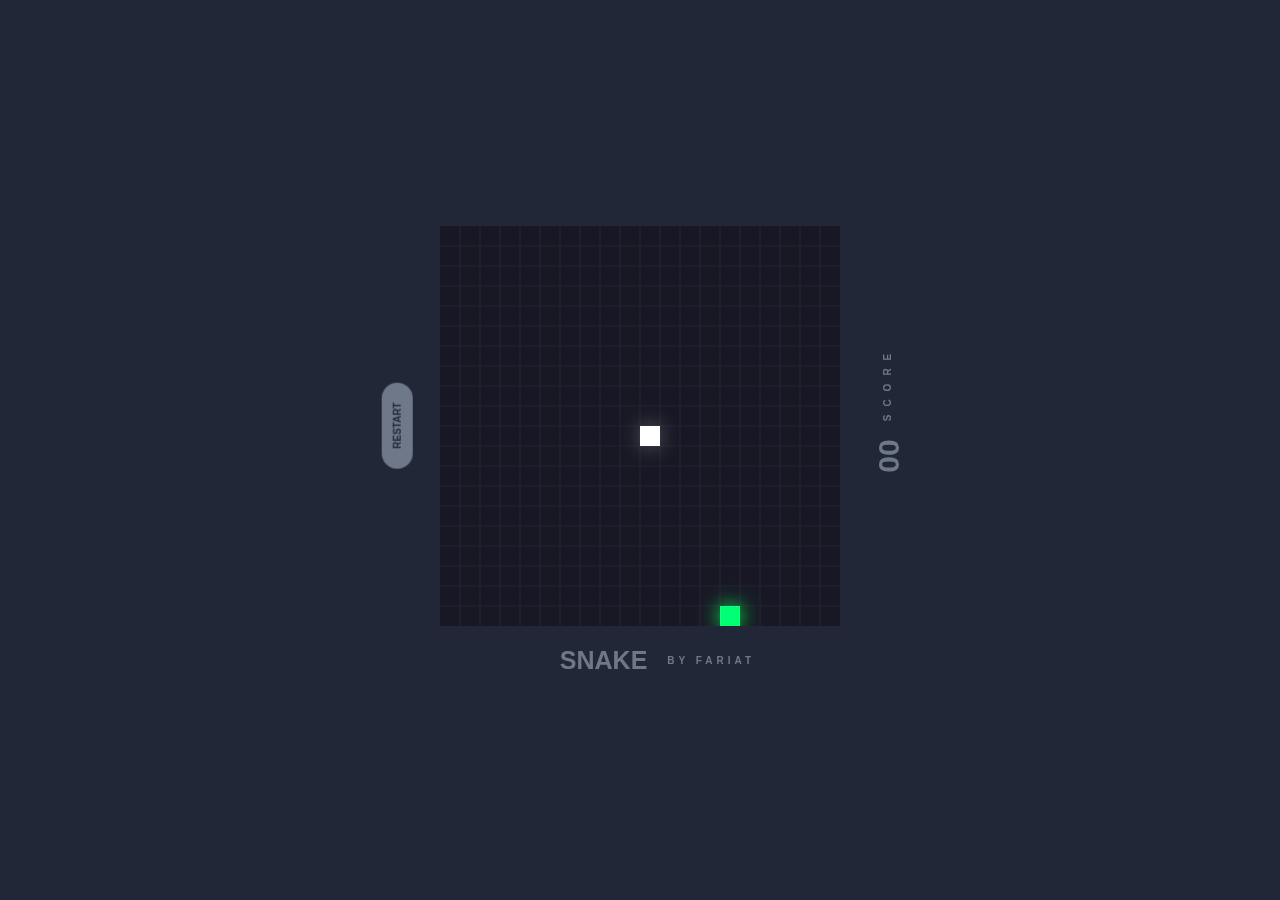
<file: var/www/html/snake/index.html>
<title>Snake</title>
<body>
<div class="container noselect">
  <div class="wrapper">
    <button id="replay">
      <i class="fas fa-play"></i>
      RESTART
    </button>
    <div id="canvas">

    </div>
    <div id="ui">
      <h2>SCORE
      </h2>
      <span id="score">00</span>
    </div>
  </div>
  <div id="author">
    <h1>SNAKE</h1> <span>by Fariat</span>
  </div>
</div>
</body>

<style>
@font-face {
  font-family: "game";
  src: url("https://fonts.googleapis.com/css2?family=Poppins:wght@500;800&display=swap");
}
* {
  padding: 0;
  margin: 0;
  box-sizing: border-box;
}
button:focus {
  outline: 0;
}

html,
body {
  height: 100%;
  font-family: "Poppins", sans-serif;
  color: #6e7888;
}
body {
  background-color: #222738;
  display: flex;
  justify-content: center;
  align-items: center;
  color: #6e7888;
}
canvas {
  background-color: #181825;
}
.container {
  display: flex;
  width: 100%;
  height: 100%;
  flex-flow: column wrap;
  justify-content: center;
  align-items: center;
}
#ui {
  display: flex;
  align-items: center;
  font-size: 10px;
  flex-flow: column;
  margin-left: 10px;
}
h2 {
  font-weight: 900;
  font-size: 10px;
  letter-spacing: 8px;
  margin-bottom: 30px;
  transform: rotate(270deg);
}
#score {
  margin-top: 20px;
  font-size: 30px;
  font-weight: 800;
  transform: rotate(-90deg);
}
.noselect {
  user-select: none;
}
#replay {
  font-size: 10px;
  padding: 10px 20px;
  background: #6e7888;
  border: none;
  color: #222738;
  border-radius: 40px;
  font-weight: 800;
  transform: rotate(270deg);
  cursor: pointer;
  transition: all 200ms cubic-bezier(0.4, 0, 0.2, 1);
}
#replay:hover {
  background: #a6aab5;
  background: #4cffd7;
  transition: all 200ms cubic-bezier(0.4, 0, 0.2, 1);
}
#replay svg {
  margin-right: 8px;
}
@media (max-width: 600px) {
  #replay {
    margin-bottom: 20px;
  }
  #replay,
  h2 {
    transform: rotate(0deg);
  }
  #ui {
    flex-flow: row wrap;
    margin-bottom: 20px;
  }
  #score {
    margin-top: 0;
    margin-left: 20px;
  }
  .container {
    flex-flow: column wrap;
  }
}
#author {
  width: 100%;
  bottom: 40px;
  display: inline-flex;
  align-items: center;
  justify-content: center;
  font-weight: 600;
  color: inherit;
  text-transform: uppercase;
  padding-left: 35px;
}
#author span {
  font-size: 10px;
  margin-left: 20px;
  color: inherit;
  letter-spacing: 4px;
}
#author h1 {
  font-size: 25px;
}
.wrapper {
  display: flex;
  flex-flow: row wrap;
  justify-content: center;
  align-items: center;
  margin-bottom: 20px;
}
</style>

<script>
/**
 * Snake game created with plain JavaScript by Ibrahim fariat.
 * Follow me if you like it!
 **/

let dom_replay = document.querySelector("#replay");
let dom_score = document.querySelector("#score");
let dom_canvas = document.createElement("canvas");
document.querySelector("#canvas").appendChild(dom_canvas);
let CTX = dom_canvas.getContext("2d");

const W = (dom_canvas.width = 400);
const H = (dom_canvas.height = 400);

let snake,
  food,
  currentHue,
  cells = 20,
  cellSize,
  isGameOver = false,
  tails = [],
  score = 00,
  maxScore = window.localStorage.getItem("maxScore") || undefined,
  particles = [],
  splashingParticleCount = 20,
  cellsCount,
  requestID;

let helpers = {
  Vec: class {
    constructor(x, y) {
      this.x = x;
      this.y = y;
    }
    add(v) {
      this.x += v.x;
      this.y += v.y;
      return this;
    }
    mult(v) {
      if (v instanceof helpers.Vec) {
        this.x *= v.x;
        this.y *= v.y;
        return this;
      } else {
        this.x *= v;
        this.y *= v;
        return this;
      }
    }
  },
  isCollision(v1, v2) {
    return v1.x == v2.x && v1.y == v2.y;
  },
  garbageCollector() {
    for (let i = 0; i < particles.length; i++) {
      if (particles[i].size <= 0) {
        particles.splice(i, 1);
      }
    }
  },
  drawGrid() {
    CTX.lineWidth = 1.1;
    CTX.strokeStyle = "#232332";
    CTX.shadowBlur = 0;
    for (let i = 1; i < cells; i++) {
      let f = (W / cells) * i;
      CTX.beginPath();
      CTX.moveTo(f, 0);
      CTX.lineTo(f, H);
      CTX.stroke();
      CTX.beginPath();
      CTX.moveTo(0, f);
      CTX.lineTo(W, f);
      CTX.stroke();
      CTX.closePath();
    }
  },
  randHue() {
    return ~~(Math.random() * 360);
  },
  hsl2rgb(hue, saturation, lightness) {
    if (hue == undefined) {
      return [0, 0, 0];
    }
    var chroma = (1 - Math.abs(2 * lightness - 1)) * saturation;
    var huePrime = hue / 60;
    var secondComponent = chroma * (1 - Math.abs((huePrime % 2) - 1));

    huePrime = ~~huePrime;
    var red;
    var green;
    var blue;

    if (huePrime === 0) {
      red = chroma;
      green = secondComponent;
      blue = 0;
    } else if (huePrime === 1) {
      red = secondComponent;
      green = chroma;
      blue = 0;
    } else if (huePrime === 2) {
      red = 0;
      green = chroma;
      blue = secondComponent;
    } else if (huePrime === 3) {
      red = 0;
      green = secondComponent;
      blue = chroma;
    } else if (huePrime === 4) {
      red = secondComponent;
      green = 0;
      blue = chroma;
    } else if (huePrime === 5) {
      red = chroma;
      green = 0;
      blue = secondComponent;
    }

    var lightnessAdjustment = lightness - chroma / 2;
    red += lightnessAdjustment;
    green += lightnessAdjustment;
    blue += lightnessAdjustment;

    return [
      Math.round(red * 255),
      Math.round(green * 255),
      Math.round(blue * 255)
    ];
  },
  lerp(start, end, t) {
    return start * (1 - t) + end * t;
  }
};

let KEY = {
  ArrowUp: false,
  ArrowRight: false,
  ArrowDown: false,
  ArrowLeft: false,
  resetState() {
    this.ArrowUp = false;
    this.ArrowRight = false;
    this.ArrowDown = false;
    this.ArrowLeft = false;
  },
  listen() {
    addEventListener(
      "keydown",
      (e) => {
        if (e.key === "ArrowUp" && this.ArrowDown) return;
        if (e.key === "ArrowDown" && this.ArrowUp) return;
        if (e.key === "ArrowLeft" && this.ArrowRight) return;
        if (e.key === "ArrowRight" && this.ArrowLeft) return;
        this[e.key] = true;
        Object.keys(this)
          .filter((f) => f !== e.key && f !== "listen" && f !== "resetState")
          .forEach((k) => {
            this[k] = false;
          });
      },
      false
    );
  }
};

class Snake {
  constructor(i, type) {
    this.pos = new helpers.Vec(W / 2, H / 2);
    this.dir = new helpers.Vec(0, 0);
    this.type = type;
    this.index = i;
    this.delay = 5;
    this.size = W / cells;
    this.color = "white";
    this.history = [];
    this.total = 1;
  }
  draw() {
    let { x, y } = this.pos;
    CTX.fillStyle = this.color;
    CTX.shadowBlur = 20;
    CTX.shadowColor = "rgba(255,255,255,.3 )";
    CTX.fillRect(x, y, this.size, this.size);
    CTX.shadowBlur = 0;
    if (this.total >= 2) {
      for (let i = 0; i < this.history.length - 1; i++) {
        let { x, y } = this.history[i];
        CTX.lineWidth = 1;
        CTX.fillStyle = "rgba(225,225,225,1)";
        CTX.fillRect(x, y, this.size, this.size);
      }
    }
  }
  walls() {
    let { x, y } = this.pos;
    if (x + cellSize > W) {
      this.pos.x = 0;
    }
    if (y + cellSize > W) {
      this.pos.y = 0;
    }
    if (y < 0) {
      this.pos.y = H - cellSize;
    }
    if (x < 0) {
      this.pos.x = W - cellSize;
    }
  }
  controlls() {
    let dir = this.size;
    if (KEY.ArrowUp) {
      this.dir = new helpers.Vec(0, -dir);
    }
    if (KEY.ArrowDown) {
      this.dir = new helpers.Vec(0, dir);
    }
    if (KEY.ArrowLeft) {
      this.dir = new helpers.Vec(-dir, 0);
    }
    if (KEY.ArrowRight) {
      this.dir = new helpers.Vec(dir, 0);
    }
  }
  selfCollision() {
    for (let i = 0; i < this.history.length; i++) {
      let p = this.history[i];
      if (helpers.isCollision(this.pos, p)) {
        isGameOver = true;
      }
    }
  }
  update() {
    this.walls();
    this.draw();
    this.controlls();
    if (!this.delay--) {
      if (helpers.isCollision(this.pos, food.pos)) {
        incrementScore();
        particleSplash();
        food.spawn();
        this.total++;
      }
      this.history[this.total - 1] = new helpers.Vec(this.pos.x, this.pos.y);
      for (let i = 0; i < this.total - 1; i++) {
        this.history[i] = this.history[i + 1];
      }
      this.pos.add(this.dir);
      this.delay = 5;
      this.total > 3 ? this.selfCollision() : null;
    }
  }
}

class Food {
  constructor() {
    this.pos = new helpers.Vec(
      ~~(Math.random() * cells) * cellSize,
      ~~(Math.random() * cells) * cellSize
    );
    this.color = currentHue = `hsl(${~~(Math.random() * 360)},100%,50%)`;
    this.size = cellSize;
  }
  draw() {
    let { x, y } = this.pos;
    CTX.globalCompositeOperation = "lighter";
    CTX.shadowBlur = 20;
    CTX.shadowColor = this.color;
    CTX.fillStyle = this.color;
    CTX.fillRect(x, y, this.size, this.size);
    CTX.globalCompositeOperation = "source-over";
    CTX.shadowBlur = 0;
  }
  spawn() {
    let randX = ~~(Math.random() * cells) * this.size;
    let randY = ~~(Math.random() * cells) * this.size;
    for (let path of snake.history) {
      if (helpers.isCollision(new helpers.Vec(randX, randY), path)) {
        return this.spawn();
      }
    }
    this.color = currentHue = `hsl(${helpers.randHue()}, 100%, 50%)`;
    this.pos = new helpers.Vec(randX, randY);
  }
}

class Particle {
  constructor(pos, color, size, vel) {
    this.pos = pos;
    this.color = color;
    this.size = Math.abs(size / 2);
    this.ttl = 0;
    this.gravity = -0.2;
    this.vel = vel;
  }
  draw() {
    let { x, y } = this.pos;
    let hsl = this.color
      .split("")
      .filter((l) => l.match(/[^hsl()$% ]/g))
      .join("")
      .split(",")
      .map((n) => +n);
    let [r, g, b] = helpers.hsl2rgb(hsl[0], hsl[1] / 100, hsl[2] / 100);
    CTX.shadowColor = `rgb(${r},${g},${b},${1})`;
    CTX.shadowBlur = 0;
    CTX.globalCompositeOperation = "lighter";
    CTX.fillStyle = `rgb(${r},${g},${b},${1})`;
    CTX.fillRect(x, y, this.size, this.size);
    CTX.globalCompositeOperation = "source-over";
  }
  update() {
    this.draw();
    this.size -= 0.3;
    this.ttl += 1;
    this.pos.add(this.vel);
    this.vel.y -= this.gravity;
  }
}

function incrementScore() {
  score++;
  dom_score.innerText = score.toString().padStart(2, "0");
}

function particleSplash() {
  for (let i = 0; i < splashingParticleCount; i++) {
    let vel = new helpers.Vec(Math.random() * 6 - 3, Math.random() * 6 - 3);
    let position = new helpers.Vec(food.pos.x, food.pos.y);
    particles.push(new Particle(position, currentHue, food.size, vel));
  }
}

function clear() {
  CTX.clearRect(0, 0, W, H);
}

function initialize() {
  CTX.imageSmoothingEnabled = false;
  KEY.listen();
  cellsCount = cells * cells;
  cellSize = W / cells;
  snake = new Snake();
  food = new Food();
  dom_replay.addEventListener("click", reset, false);
  loop();
}

function loop() {
  clear();
  if (!isGameOver) {
    requestID = setTimeout(loop, 1000 / 60);
    helpers.drawGrid();
    snake.update();
    food.draw();
    for (let p of particles) {
      p.update();
    }
    helpers.garbageCollector();
  } else {
    clear();
    gameOver();
  }
}

function gameOver() {
  maxScore ? null : (maxScore = score);
  score > maxScore ? (maxScore = score) : null;
  window.localStorage.setItem("maxScore", maxScore);
  CTX.fillStyle = "#4cffd7";
  CTX.textAlign = "center";
  CTX.font = "bold 30px Poppins, sans-serif";
  CTX.fillText("GAME OVER", W / 2, H / 2);
  CTX.font = "15px Poppins, sans-serif";
  CTX.fillText(`SCORE   ${score}`, W / 2, H / 2 + 60);
  CTX.fillText(`MAXSCORE   ${maxScore}`, W / 2, H / 2 + 80);
}

function reset() {
  dom_score.innerText = "00";
  score = "00";
  snake = new Snake();
  food.spawn();
  KEY.resetState();
  isGameOver = false;
  clearTimeout(requestID);
  loop();
}

initialize();
</script>
</file>
<file: var/www/html/dungeon/style.css>
body {
  background: #222;
}

h2 {
  color: #666;
  font-family: monospace;
  text-align: center;
}

.background {
  table-layout: fixed;
  border-spacing: 0;
}

.background td {
  padding: 0;
}

.lava, .actor {
  background: #e55;
}

.wall {
  background: #444;
  border: solid 3px #333;
  box-sizing: content-box;
}

.actor {
  position: absolute;
}

.coin {
  background: #e2e838;
  border-radius: 50%;
}

.player {
  background: #335699;
  box-shadow: none;
}

.lost .player {
  background: #a04040;
}

.won .player {
  background: green;
}

.game {
  position: relative;
  overflow: hidden;
}
</file>
<file: var/www/html/ninja/style.css>
body {
	margin: 0;
	background-color: #000;
	background-image: radial-gradient(ellipse at top, #335476 0.0%, #31506e 11.1%, #304b67 22.2%, #2f4760 33.3%, #2d4359 44.4%, #2c3f51 55.6%, #2a3a4a 66.7%, #293643 77.8%, #28323d 88.9%, #262e36 100.0%);
	height: 100vh;
	overflow: hidden;

	font-family: monospace;
	font-weight: bold;
	letter-spacing: 0.06em;
	color: rgba(255, 255, 255, 0.75);
}

#c {
	display: block;
	touch-action: none;
	transform: translateZ(0);
}


/*/////////////////////
//        HUD        //
/////////////////////*/


.hud__score,
.pause-btn {
	position: fixed;
	font-size: calc(14px + 2vw + 1vh);
}

.hud__score {
	top: 0.65em;
	left: 0.65em;
	pointer-events: none;
	user-select: none;
}

.cube-count-lbl {
	font-size: 0.46em;
}

.pause-btn {
	position: fixed;
	top: 0;
	right: 0;
	padding: 0.8em 0.65em;
}

.pause-btn > div {
	position: relative;
	width: 0.8em;
	height: 0.8em;
	opacity: 0.75;
}

.pause-btn > div::before,
.pause-btn > div::after {
	content: '';
	display: block;
	width: 34%;
	height: 100%;
	position: absolute;
	background-color: #fff;
}

.pause-btn > div::after {
	right: 0;
}

.slowmo {
	position: fixed;
	bottom: 0;
	width: 100%;
	pointer-events: none;
	opacity: 0;
	transition: opacity 0.4s;
	will-change: opacity;
}

.slowmo::before {
	content: 'SLOW-MO';
	display: block;
	font-size: calc(8px + 1vw + 0.5vh);
	margin-left: 0.5em;
	margin-bottom: 8px;
}

.slowmo::after {
	content: '';
	display: block;
	position: fixed;
	bottom: 0;
	width: 100%;
	height: 1.5vh;
	background-color: rgba(0, 0, 0, 0.25);
	z-index: -1;
}

.slowmo__bar {
	height: 1.5vh;
	background-color: rgba(255, 255, 255, 0.75);
	transform-origin: 0 0;
}



/*/////////////////////
//       MENUS       //
/////////////////////*/

.menus::before {
	content: '';
	pointer-events: none;
	position: fixed;
	top: 0;
	right: 0;
	bottom: 0;
	left: 0;
	background-color: #000;
	opacity: 0;
	transition: opacity 0.2s;
	transition-timing-function: ease-in;
}

.menus.has-active::before {
	opacity: 0.08;
	transition-duration: 0.4s;
	transition-timing-function: ease-out;
}

.menus.interactive-mode::before {
	opacity: 0.02;
}



/* Menu containers */
.menu {
	pointer-events: none;
	position: fixed;
	top: 0;
	right: 0;
	bottom: 0;
	left: 0;
	display: flex;
	flex-direction: column;
	justify-content: center;
	align-items: center;
	user-select: none;
	text-align: center;
	color: rgba(255, 255, 255, 0.9);
	opacity: 0;
	visibility: hidden;
	transform: translateY(30px);
	transition-property: opacity, visibility, transform;
	transition-duration: 0.2s;
	transition-timing-function: ease-in;
}

.menu.active {
	opacity: 1;
	visibility: visible;
	transform: translateY(0);
	transition-duration: 0.4s;
	transition-timing-function: ease-out;
}

.menus.interactive-mode .menu.active {
	opacity: 0.6;
}

.menus:not(.interactive-mode) .menu.active > * {
	pointer-events: auto;
}


/* Common menu elements */

h1 {
	font-size: 4rem;
	line-height: 0.95;
	text-align: center;
	font-weight: bold;
	margin: 0 0.65em 1em;
}

h2 {
	font-size: 1.2rem;
	line-height: 1;
	text-align: center;
	font-weight: bold;
	margin: -1em 0.65em 1em;
}

.final-score-lbl {
	font-size: 5rem;
	margin: -0.2em 0 0;
}

.high-score-lbl {
	font-size: 1.2rem;
	margin: 0 0 2.5em;
}

button {
	display: block;
	position: relative;
	width: 200px;
	padding: 12px 20px;
	background: transparent;
	border: none;
	outline: none;
	user-select: none;
	font-family: monospace;
	font-weight: bold;
	font-size: 1.4rem;
	color: #fff;
	opacity: 0.75;
	transition: opacity 0.3s;
}

button::before {
	content: '';
	position: absolute;
	top: 0;
	right: 0;
	bottom: 0;
	left: 0;
	background-color: rgba(255, 255, 255, 0.15);
	transform: scale(0, 0);
	opacity: 0;
	transition: opacity 0.3s, transform 0.3s;
}

/* No `:focus` styles because this is a mouse/touch game! */
button:active {
	opacity: 1;
}

button:active::before {
	transform: scale(1, 1);
	opacity: 1;
}

.credits {
	position: fixed;
	width: 100%;
	left: 0;
	bottom: 20px;
}

a {
	color: white;
}

/* Only enable hover state on large screens */
@media (min-width: 1025px) {
	button:hover {
		opacity: 1;
	}

	button:hover::before {
		transform: scale(1, 1);
		opacity: 1;
	}
}
</file>
